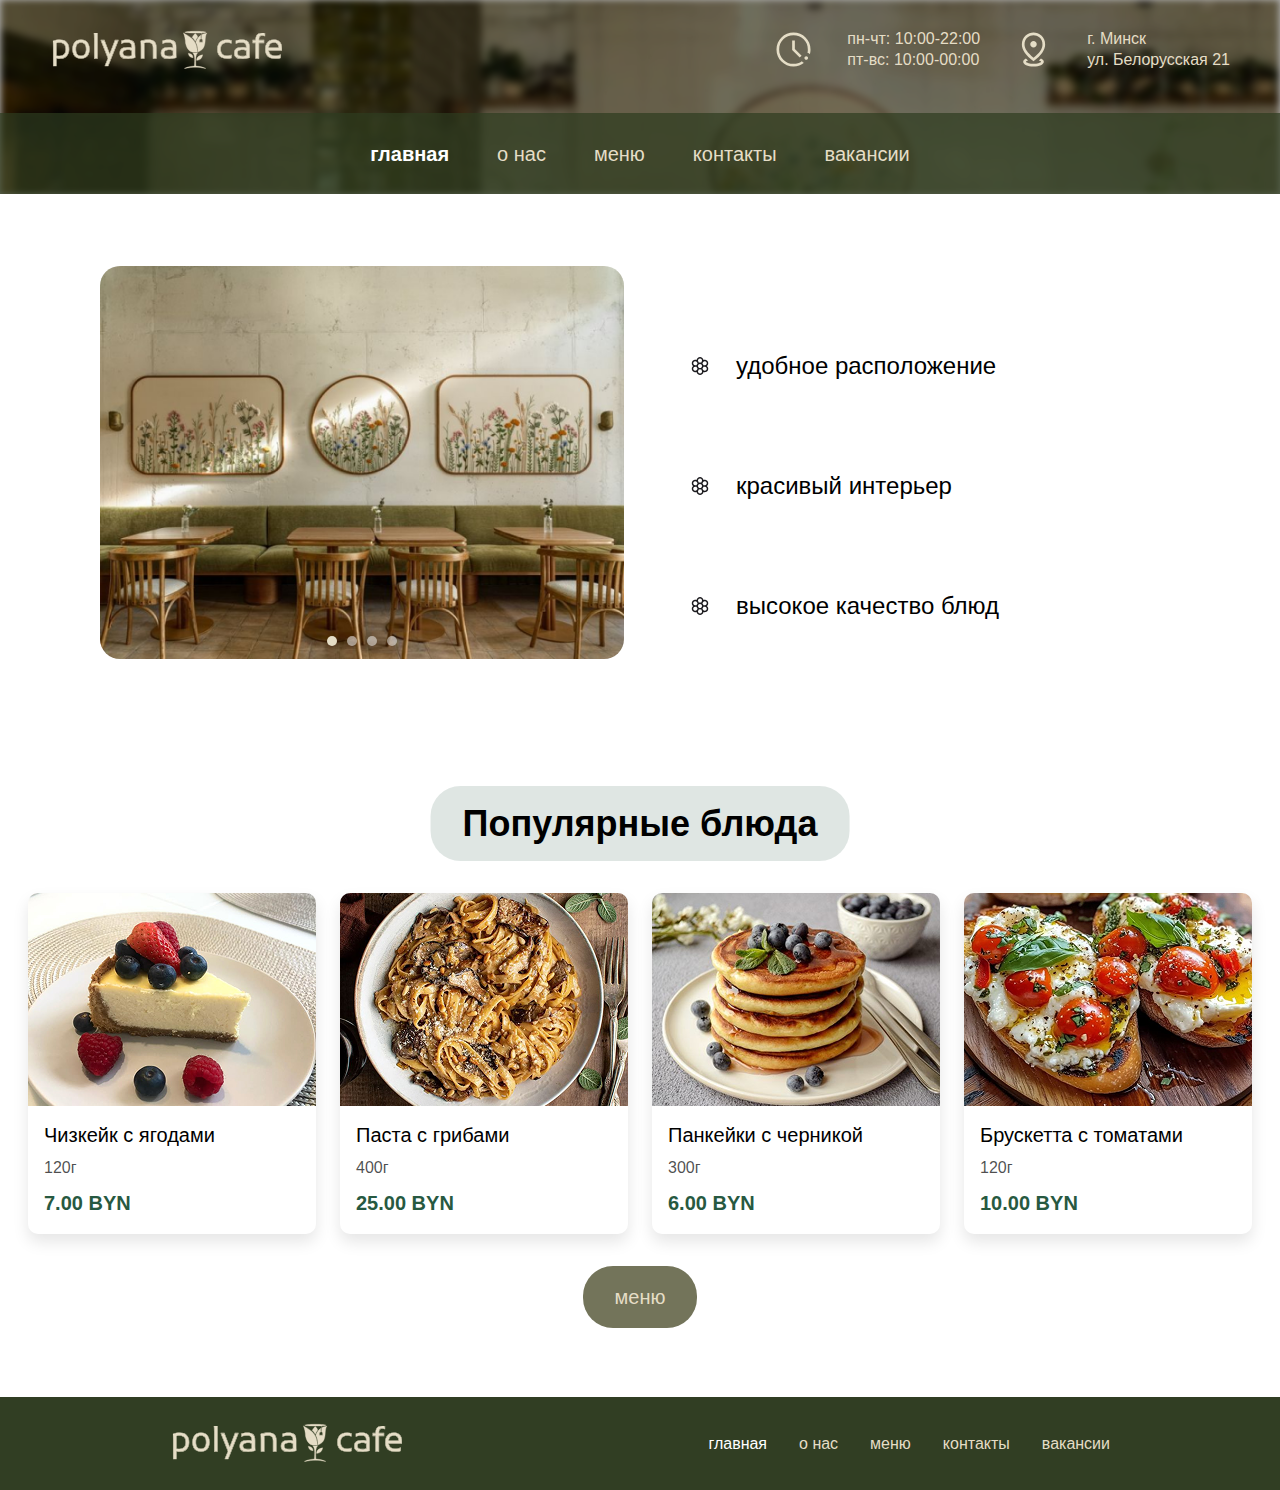
<file: index.html>
<!DOCTYPE html>
<html lang="ru">
  <head>
      <meta charset="UTF-8">
      <meta http-equiv="X-UA-Compatible" content="IE=edge">
      <meta name="viewport" content="width=device-width, initial-scale=1.0">
      <link rel="stylesheet" href="./scss/main.css">
      <title>polyana cafe - о нас</title>
  </head>
  <body>
      <div class="desktop-2">
          <header class="header">
              <img class="_97-1" src="img/background.png" alt="Фоновое изображение">
              <div class="rectangle-1"></div>
              
              <div class="logo">
                  <a href="/">
                      <img src="img/logg.svg" alt="Polyana Cafe" style="height: 45px; width: auto;">
                  </a>
              </div>
              
              <nav class="main-nav">
                  <ul>
                      <li><a href="index.html" class="active">главная</a></li>
                      <li><a href="about.html">о нас</a></li>
                      <li class="dropdown"><a href="menu.html">меню</a></li>
                      <li><a href="contact.html">контакты</a></li>
                      <li><a href="vacancy.html">вакансии</a></li>
                  </ul>
              </nav>
              
              <div class="hamburger" id="hamburger">
                  <span></span>
              </div>
              
              <div class="contact-info">
                  <img class="icon" src="img/pace.svg" alt="Часы работы">
                  <div class="schedule">
                      пн-чт: 10:00-22:00
                      <br>
                      пт-вс: 10:00-00:00
                  </div>
                  
                  <img class="icon" src="img/distance.svg" alt="Адрес">
                  <div class="address">
                      г. Минск
                      <br>
                      ул. Белорусская 21
                  </div>
              </div>
          </header>
          
          <section class="mobile-menu" id="mobileMenu">
              <div class="mobile-menu__close" id="closeMenu"></div>
              <nav>
                  <ul>
                      <li><a href="index.html" class="active">главная</a></li>
                      <li><a href="about.html">о нас</a></li>
                      <li><a href="menu.html">меню</a></li>
                      <li><a href="contact.html">контакты</a></li>
                      <li><a href="vacancy.html">вакансии</a></li>
                  </ul>
              </nav>
          </section>

          <main class="main-content">
              <section class="about-cafe">
                  <div class="cafe-slider">
                      <div class="slider-wrapper">
                          <div class="slide active">
                              <img src="img/interior1.png" alt="Интерьер кафе">
                          </div>
                          <div class="slide">
                              <img src="img/interior5.png" alt="Интерьер кафе">
                          </div>
                          <div class="slide">
                              <img src="img/interior6.png" alt="Интерьер кафе">
                          </div>
                          <div class="slide">
                              <img src="img/interior7.png" alt="Интерьер кафе">
                          </div>
                      </div>
                      <div class="slider-dots"></div>
                  </div>

                  <div class="criteria">
                      <div class="criteria-item">
                          <img class="icon" src="img/flower.svg" alt="point">
                          <div class="schedule">удобное расположение</div>
                      </div>
                      
                      <div class="criteria-item">
                          <img class="icon" src="img/flower.svg" alt="point">
                          <div class="schedule">красивый интерьер</div>
                      </div>
                      
                      <div class="criteria-item">
                          <img class="icon" src="img/flower.svg" alt="point">
                          <div class="schedule">высокое качество блюд</div>
                      </div>
                  </div>
              </section>
              
              <section class="pop-dish">
                  <div class="dishes__container">
                      <h2 class="dishes__title">Популярные блюда</h2>
                      <div class="dishes__grid">
                          <div class="dish-card">
                              <div class="dish-card__img">
                                  <img src="img/menu/cheesecake.png" alt="Чизкейк с ягодами">
                              </div>
                              <div class="dish-card__content">
                                  <h3 class="dish-card__title">Чизкейк с ягодами</h3>
                                  <p class="dish-card__details">120г</p>
                                  <p class="dish-card__price">7.00 BYN</p>
                              </div>
                          </div>
                          <div class="dish-card">
                              <div class="dish-card__img">
                                  <img src="img/menu/paste.png" alt="Паста с грибами">
                              </div>
                              <div class="dish-card__content">
                                  <h3 class="dish-card__title">Паста с грибами</h3>
                                  <p class="dish-card__details">400г</p>
                                  <p class="dish-card__price">25.00 BYN</p>
                              </div>
                          </div>
                          <div class="dish-card">
                              <div class="dish-card__img">
                                  <img src="img/menu/pancake.png" alt="Панкейки с черникой">
                              </div>
                              <div class="dish-card__content">
                                  <h3 class="dish-card__title">Панкейки с черникой</h3>
                                  <p class="dish-card__details">300г</p>
                                  <p class="dish-card__price">6.00 BYN</p>
                              </div>
                          </div>
                          <div class="dish-card">
                              <div class="dish-card__img">
                                  <img src="img/menu/brusketta.png" alt="Брускетта с томатами">
                              </div>
                              <div class="dish-card__content">
                                  <h3 class="dish-card__title">Брускетта с томатами</h3>
                                  <p class="dish-card__details">120г</p>
                                  <p class="dish-card__price">10.00 BYN</p>
                              </div>
                          </div>
                      </div>
                      <div class="menu-btn">
                          <button class="menu-button" id="menuBtn"><a href="menu.html">меню</a></button>                    
                      </div>
                  </div>
              </section>
          </main>
          
          <footer class="site-footer">
              <div class="footer-bottom">
                  <div class="footer-logo">
                      <a href="/">
                          <img src="img/logg.svg" alt="Polyana Cafe" style="height: 45px; width: auto;">
                      </a>
                  </div>
                  <nav class="footer-nav">
                      <ul>
                          <li><a href="index.html" class="active">главная</a></li>
                          <li><a href="about.html">о нас</a></li>
                          <li><a href="menu.html">меню</a></li>
                          <li><a href="contact.html">контакты</a></li>
                          <li><a href="vacancy.html">вакансии</a></li>
                      </ul>
                  </nav>
              </div>
          </footer>
      </div>

      <script src="js/events.js"></script>
      <script src="js/head.js"></script>
      <script src="js/slider.js"></script>
  </body>
</html>
</file>
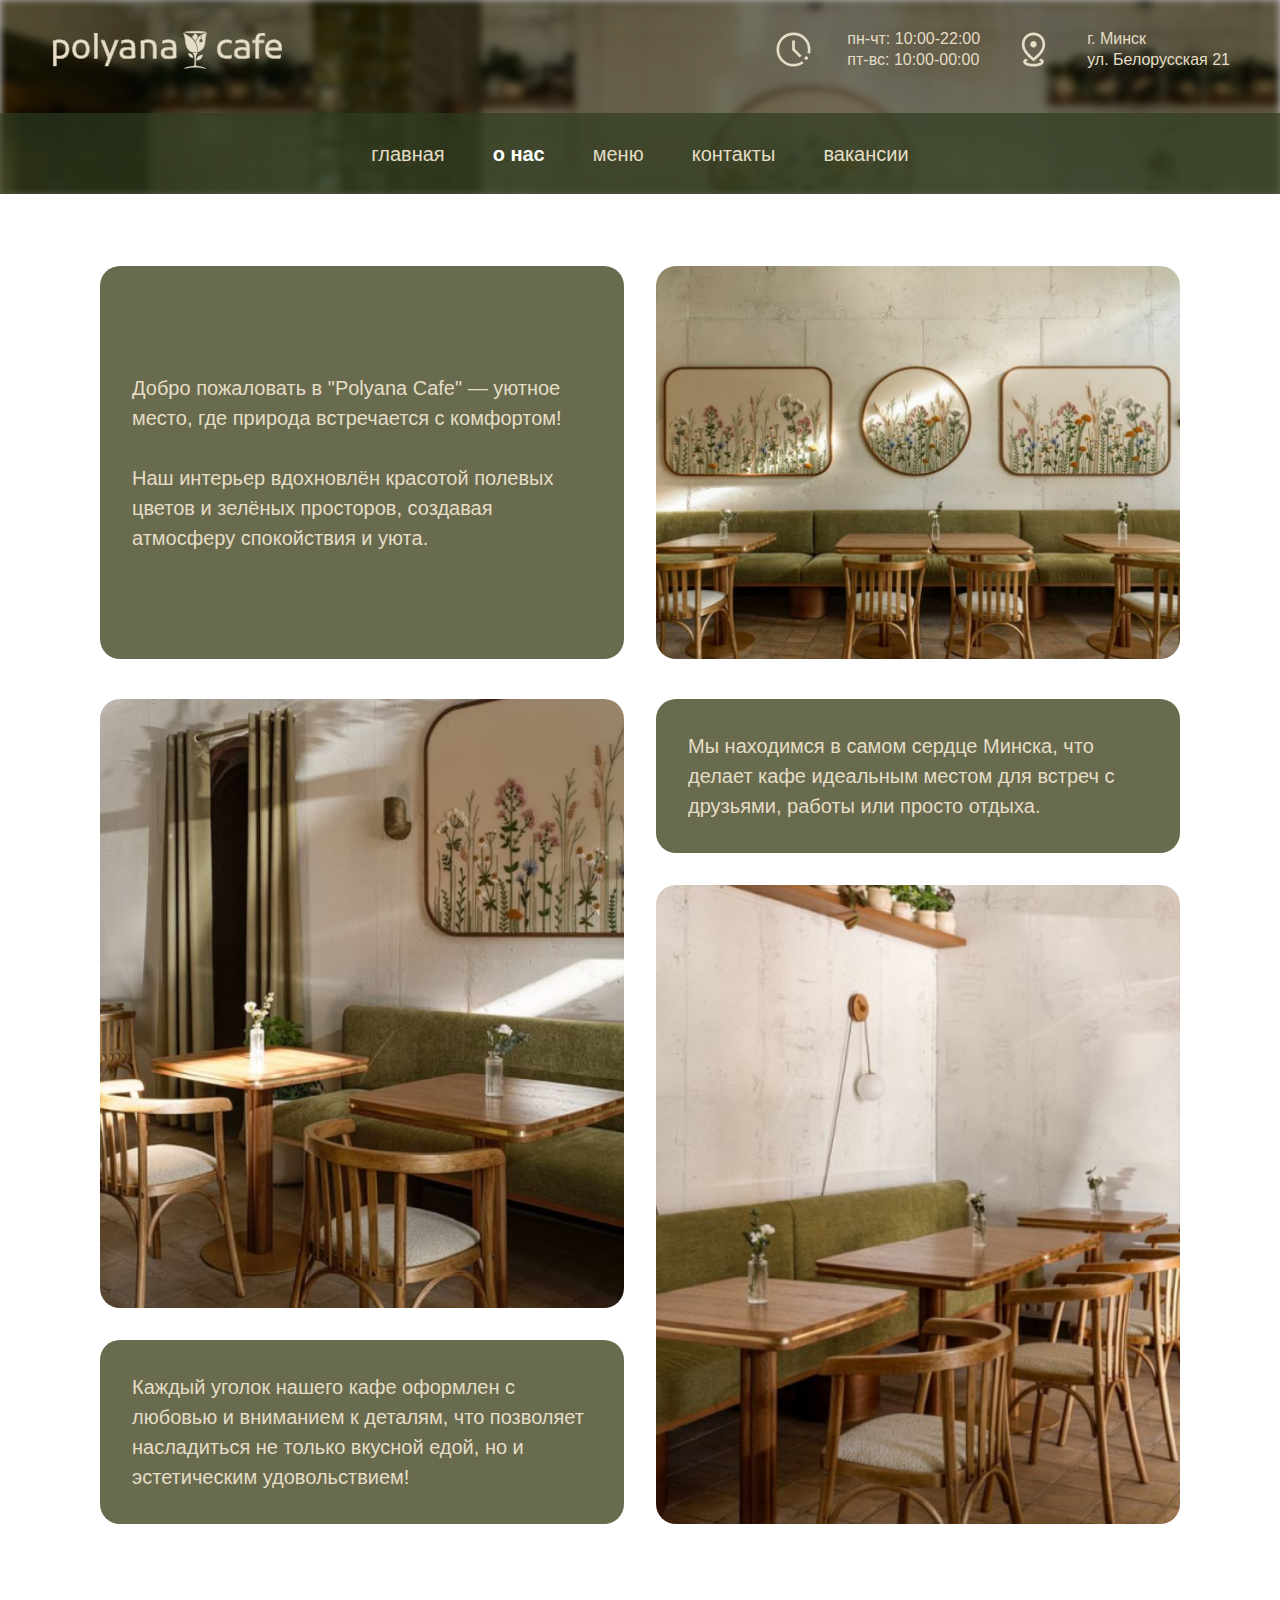
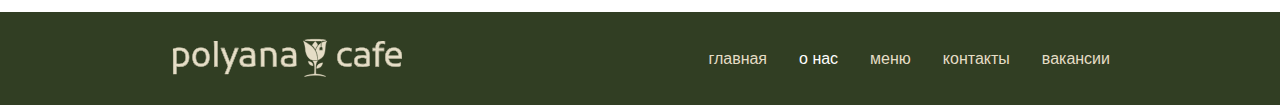
<file: about.html>
<!DOCTYPE html>
<html lang="ru">
  <head>
      <meta charset="UTF-8">
      <meta http-equiv="X-UA-Compatible" content="IE=edge">
      <meta name="viewport" content="width=device-width, initial-scale=1.0">
      <link rel="stylesheet" href="./scss/main.css">
      <title>polyana cafe - о нас</title>
  </head>
  <body>
      <div class="desktop-2">
          <header class="header">
              <img class="_97-1" src="img/background.png" alt="Фоновое изображение">
              <div class="rectangle-1"></div>
              
              <div class="logo">
                  <a href="/">
                      <img src="img/logg.svg" alt="Polyana Cafe" style="height: 45px; width: auto;">
                  </a>
              </div>
              
              <nav class="main-nav">
                  <ul>
                      <li><a href="index.html">главная</a></li>
                      <li><a href="about.html" class="active">о нас</a></li>
                      <li class="dropdown"><a href="menu.html">меню</a></li>
                      <li><a href="contact.html">контакты</a></li>
                      <li><a href="vacancy.html">вакансии</a></li>
                  </ul>
              </nav>
              
              <div class="hamburger" id="hamburger">
                  <span></span>
              </div>
              
              <div class="contact-info">
                  <img class="icon" src="img/pace.svg" alt="Часы работы">
                  <div class="schedule">
                      пн-чт: 10:00-22:00
                      <br>
                      пт-вс: 10:00-00:00
                  </div>
                  
                  <img class="icon" src="img/distance.svg" alt="Адрес">
                  <div class="address">
                      г. Минск
                      <br>
                      ул. Белорусская 21
                  </div>
              </div>
          </header>
          
          <section class="mobile-menu" id="mobileMenu">
              <div class="mobile-menu__close" id="closeMenu"></div>
              <nav>
                  <ul>
                      <li><a href="index.html">главная</a></li>
                      <li><a href="about.html" class="active">о нас</a></li>
                      <li><a href="menu.html">меню</a></li>
                      <li><a href="contact.html">контакты</a></li>
                      <li><a href="vacancy.html">вакансии</a></li>
                  </ul>
              </nav>
          </section>

          <main class="about-content">
              <section class="welcome-block">
                  <div class="text-content">
                      <p>
                          Добро пожаловать в "Polyana Cafe" — уютное место, где природа встречается
                          с комфортом!
                          <br><br>
                          Наш интерьер вдохновлён красотой полевых цветов и зелёных просторов,
                          создавая атмосферу спокойствия и уюта.
                      </p>
                  </div>
                  <div class="image-container">
                      <img src="img/interior1.png" alt="Интерьер кафе с панелями">
                  </div>
              </section>
              
              <section class="interior-left-column">
                  <div class="image-container">
                      <img src="img/interior2m.png" alt="Интерьер кафе">
                  </div>

                  <div class="text-content">
                      <p>
                          Каждый уголок нашего кафе оформлен с любовью и вниманием к деталям, что
                          позволяет насладиться не только вкусной едой, но и эстетическим
                          удовольствием!
                      </p>
                  </div>
              </section>
              
              <section class="interior-right-column">
                  <div class="location-block">
                      <p>
                          Мы находимся в самом сердце Минска, что делает кафе идеальным местом для
                          встреч с друзьями, работы или просто отдыха.
                      </p>
                  </div>
                  
                  <div class="image-container">
                      <img src="img/interior3m.png" alt="Интерьер кафе сверху">
                  </div>
              </section>
          </main>
          
          <footer class="site-footer">
              <div class="footer-bottom">
                  <div class="footer-logo">
                      <a href="/">
                          <img src="img/logg.svg" alt="Polyana Cafe" style="height: 45px; width: auto;">
                      </a>
                  </div>
                  <nav class="footer-nav">
                      <ul>
                          <li><a href="index.html">главная</a></li>
                          <li><a href="about.html" class="active">о нас</a></li>
                          <li><a href="menu.html">меню</a></li>
                          <li><a href="contact.html">контакты</a></li>
                          <li><a href="vacancy.html">вакансии</a></li>
                      </ul>
                  </nav>
              </div>
          </footer>
      </div>
      
      <script src="js/events.js"></script>
      <script src="js/head.js"></script>
  </body>
</html>
</file>
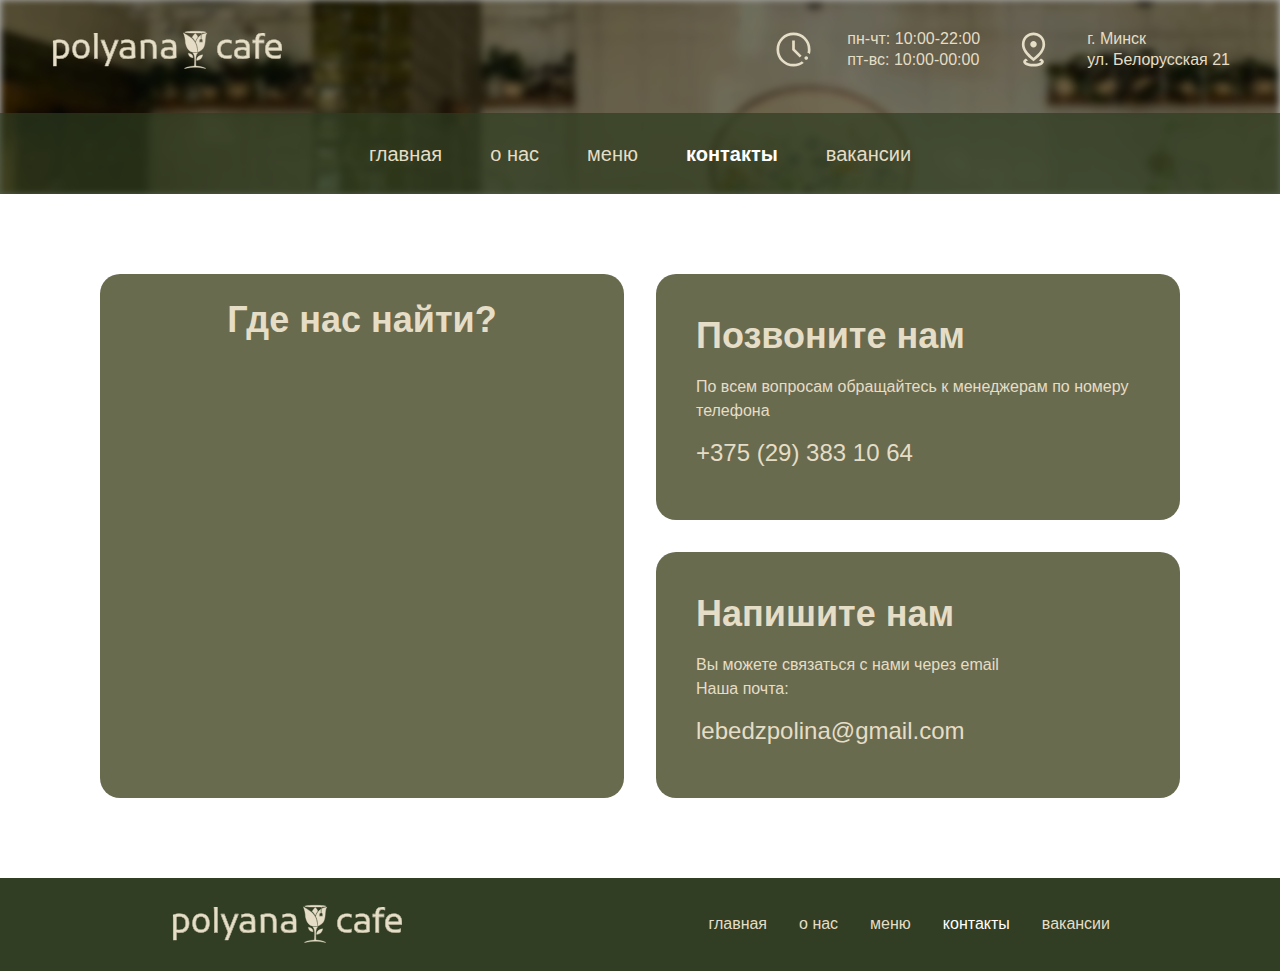
<file: contact.html>
<!DOCTYPE html>
<html lang="ru">
  <head>
    <meta charset="UTF-8">
    <meta http-equiv="X-UA-Compatible" content="IE=edge">
    <meta name="viewport" content="width=device-width, initial-scale=1.0">
    <link rel="stylesheet" href="./scss/main.css">
    <title>polyana cafe - о нас</title>
  </head>
  <body>
    <div class="desktop-2">
      <header class="header">
        <img class="_97-1" src="img/background.png" alt="Фоновое изображение">
        <div class="rectangle-1"></div>
        
        <div class="logo">
          <a href="/">
            <img src="img/logg.svg" alt="Polyana Cafe" style="height: 45px; width: auto;">
          </a>
        </div>
        
        <nav class="main-nav">
          <ul>
            <li><a href="index.html">главная</a></li>
            <li><a href="about.html">о нас</a></li>
            <li class="dropdown"><a href="menu.html">меню</a></li>
            <li><a href="contact.html" class="active">контакты</a></li>
            <li><a href="vacancy.html">вакансии</a></li>
          </ul>
        </nav>
        
        <div class="hamburger" id="hamburger">
          <span></span>
        </div>
        
        <div class="contact-info">
          <img class="icon" src="img/pace.svg" alt="Часы работы">
          <div class="schedule">
            пн-чт: 10:00-22:00
            <br>
            пт-вс: 10:00-00:00
          </div>
          
          <img class="icon" src="img/distance.svg" alt="Адрес">
          <div class="address">
            г. Минск
            <br>
            ул. Белорусская 21
          </div>
        </div>
        
      </header>
      
      <section class="mobile-menu" id="mobileMenu">
        <div class="mobile-menu__close" id="closeMenu"></div>
        <nav>
          <ul>
            <li><a href="index.html">главная</a></li>
            <li><a href="about.html">о нас</a></li>
            <li><a href="menu.html">меню</a></li>
            <li><a href="contact.html" class="active">контакты</a></li>
            <li><a href="vacancy.html">вакансии</a></li>
          </ul>
        </nav>
      </section>

      <main class="contact-content">
        <section class="map-container">
          <h2>Где нас найти?</h2>
          <div class="footer-map">
            <iframe 
              src="https://www.google.com/maps/embed?pb=!1m18!1m12!1m3!1d2350.1789089244247!2d27.568536315719394!3d53.90453158010269!2m3!1f0!2f0!3f0!3m2!1i1024!2i768!4f13.1!3m3!1m2!1s0x46dbcfb2aa31e13d%3A0xf4b00e497cca15c1!2z0JHQtdC70L7RgNGD0YHRgdC60LDRjyDRg9C7LiwgMjEsINCc0LjQvdGB0LosINCR0LXQu9Cw0YDRg9GB0Yw!5e0!3m2!1sru!2sus!4v1682350587931!5m2!1sru!2sus" 
              width="600" 
              height="450" 
              style="border:0;" 
              allowfullscreen="" 
              loading="lazy" 
              referrerpolicy="no-referrer-when-downgrade">
            </iframe>
          </div>
        </section>
        
        <section class="contact">
          <div class="contact-info">
            <div class="call-me">
              <h2>Позвоните нам</h2>
            <p>По всем вопросам обращайтесь к менеджерам по номеру телефона <h3>+375 (29) 383 10 64</h3></p>
            </div>
          </div>
      
          <div class="contact-info">
            <div class="call-me">
              <h2>Напишите нам</h2>
            <p>Вы можете связаться с нами через email<br>Наша почта:<h3>lebedzpolina@gmail.com</h3></p>
            </div>
          </div>
        </section>
      </main>
      
      <footer class="site-footer">
        <div class="footer-bottom">
          <div class="footer-logo">
            <a href="/">
              <img src="img/logg.svg" alt="Polyana Cafe" style="height: 45px; width: auto;">
            </a>
          </div>
          <nav class="footer-nav">
            <ul>
              <li><a href="index.html">главная</a></li>
              <li><a href="about.html">о нас</a></li>
              <li><a href="menu.html">меню</a></li>
              <li><a href="contact.html" class="active">контакты</a></li>
              <li><a href="vacancy.html">вакансии</a></li>
            </ul>
          </nav>
        </div>
      </footer>
    </div>
    
    <script src="js/events.js"></script>
    <script src="js/head.js"></script>
  </body>
</html>
</file>
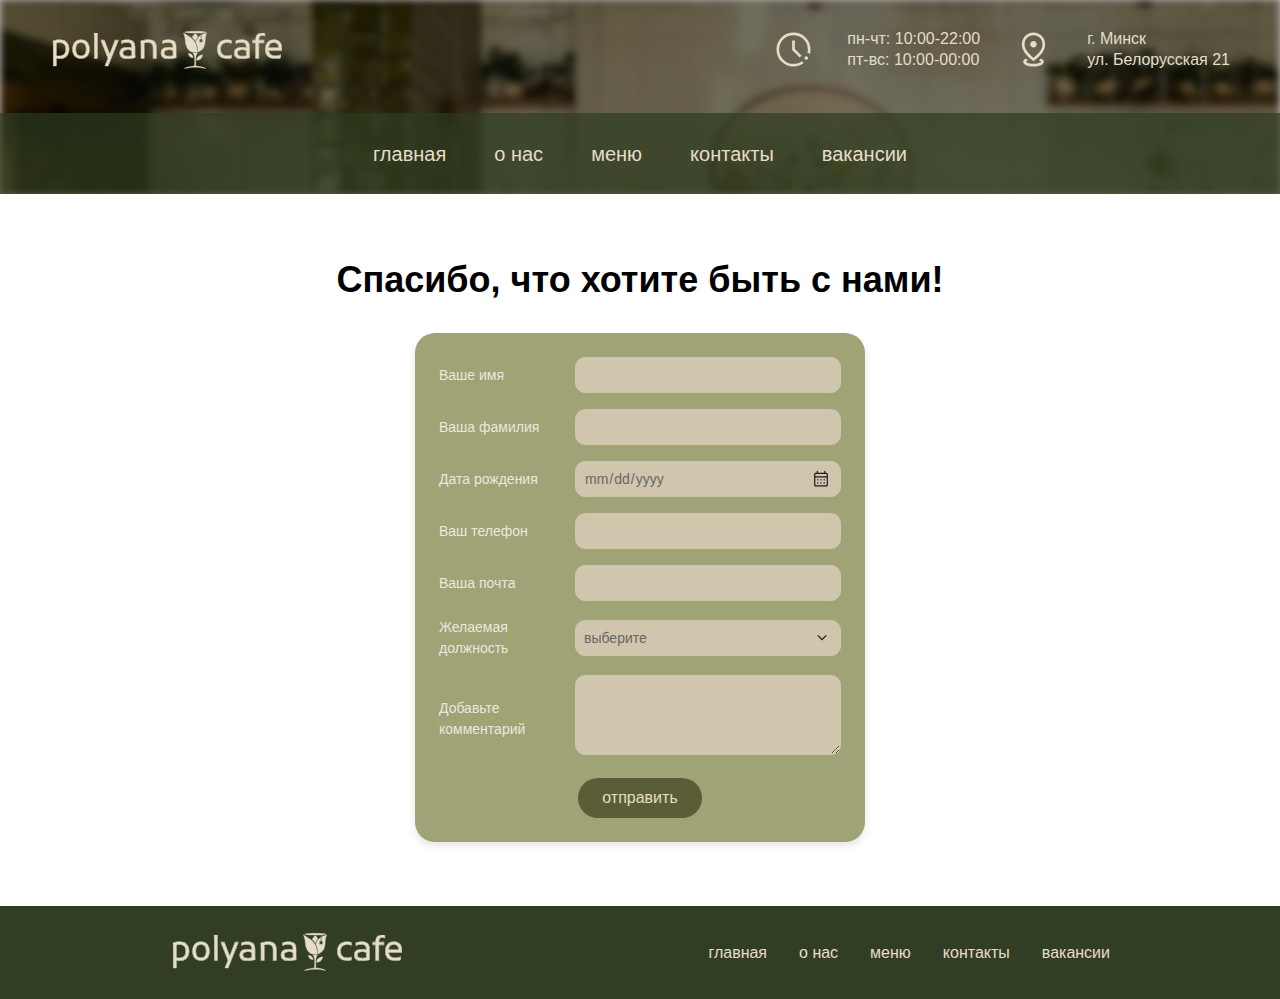
<file: form.html>
<!DOCTYPE html>
<html lang="ru">
  <head>
    <meta charset="UTF-8">
    <meta http-equiv="X-UA-Compatible" content="IE=edge">
    <meta name="viewport" content="width=device-width, initial-scale=1.0">
    <link rel="stylesheet" href="./scss/main.css">
    <title>polyana cafe - о нас</title>
  </head>
  <body>
    <div class="desktop-2">
      <header class="header">
        <img class="_97-1" src="img/background.png" alt="Фоновое изображение">
        <div class="rectangle-1"></div>
        
        <div class="logo">
          <a href="/">
            <img src="img/logg.svg" alt="Polyana Cafe" style="height: 45px; width: auto;">
          </a>
        </div>
        
        <nav class="main-nav">
          <ul>
            <li><a href="index.html">главная</a></li>
            <li><a href="about.html">о нас</a></li>
            <li class="dropdown"><a href="menu.html">меню</a></li>
            <li><a href="contact.html">контакты</a></li>
            <li><a href="vacancy.html">вакансии</a></li>
          </ul>
        </nav>
        
        <div class="hamburger" id="hamburger">
          <span></span>
        </div>
        
        <div class="contact-info">
          <img class="icon" src="img/pace.svg" alt="Часы работы">
          <div class="schedule">
            пн-чт: 10:00-22:00
            <br>
            пт-вс: 10:00-00:00
          </div>
          
          <img class="icon" src="img/distance.svg" alt="Адрес">
          <div class="address">
            г. Минск
            <br>
            ул. Белорусская 21
          </div>
        </div>
        
      </header>
      
      <section class="mobile-menu" id="mobileMenu">
        <div class="mobile-menu__close" id="closeMenu"></div>
        <nav>
          <ul>
            <li><a href="index.html">главная</a></li>
            <li><a href="about.html">о нас</a></li>
            <li><a href="menu.html">меню</a></li>
            <li><a href="contact.html">контакты</a></li>
            <li><a href="vacancy.html">вакансии</a></li>
          </ul>
        </nav>
      </section>

      <main class="form">
        <section class="info">
          <h2>Спасибо, что хотите быть с нами!</h2>
        </section>
        <section class="form-wrapper">
          <form id="applicationForm">
            <div class="form-group">
              <label for="firstName" class="form-label">Ваше имя</label>
              <div class="form-input-container">
                <input type="text" id="firstName" class="form-input" required>
              </div>
            </div>
            
            <div class="form-group">
              <label for="lastName" class="form-label">Ваша фамилия</label>
              <div class="form-input-container">
                <input type="text" id="lastName" class="form-input" required>
              </div>
            </div>
            
            <div class="form-group">
              <label for="birthDate" class="form-label">Дата рождения</label>
              <div class="form-input-container">
                <input type="date" id="birthDate" class="form-input" required>
              </div>
            </div>
            
            <div class="form-group">
              <label for="phone" class="form-label">Ваш телефон</label>
              <div class="form-input-container">
                <input type="tel" id="phone" class="form-input" required>
              </div>
            </div>
            
            <div class="form-group">
              <label for="email" class="form-label">Ваша почта</label>
              <div class="form-input-container">
                <input type="email" id="email" class="form-input" required>
              </div>
            </div>
            
            <div class="form-group">
              <label for="position" class="form-label">Желаемая<br>должность</label>
              <div class="form-input-container">
                <select id="position" class="form-input" required>
                  <option value="">выберите</option>
                  <option value="Менеджер">бариста</option>
                  <option value="Разработчик">официант</option>
                  <option value="Дизайнер">повар</option>
                  <option value="Аналитик">администратор</option>
                </select>
              </div>
            </div>
            
            <div class="form-group">
              <label for="comments" class="form-label">Добавьте<br>комментарий</label>
              <div class="form-input-container">
                <textarea id="comments" class="form-input"></textarea>
              </div>
            </div>
            <div class="submit-button">
              <button type="submit" class="submit-btn">отправить</button>
            </div>
          </form>
        </section>   
      </main>
      
      <footer class="site-footer">
        <div class="footer-bottom">
          <div class="footer-logo">
            <a href="/">
              <img src="img/logg.svg" alt="Polyana Cafe" style="height: 45px; width: auto;">
            </a>
          </div>
          <nav class="footer-nav">
            <ul>
              <li><a href="index.html">главная</a></li>
              <li><a href="about.html">о нас</a></li>
              <li><a href="menu.html">меню</a></li>
              <li><a href="contact.html">контакты</a></li>
              <li><a href="vacancy.html">вакансии</a></li>
            </ul>
          </nav>
        </div>
      </footer>
    </div>
    
    <script src="js/events.js"></script>
    <script src="js/head.js"></script>
    <script src="js/form.js"></script>
  </body>
</html>
</file>
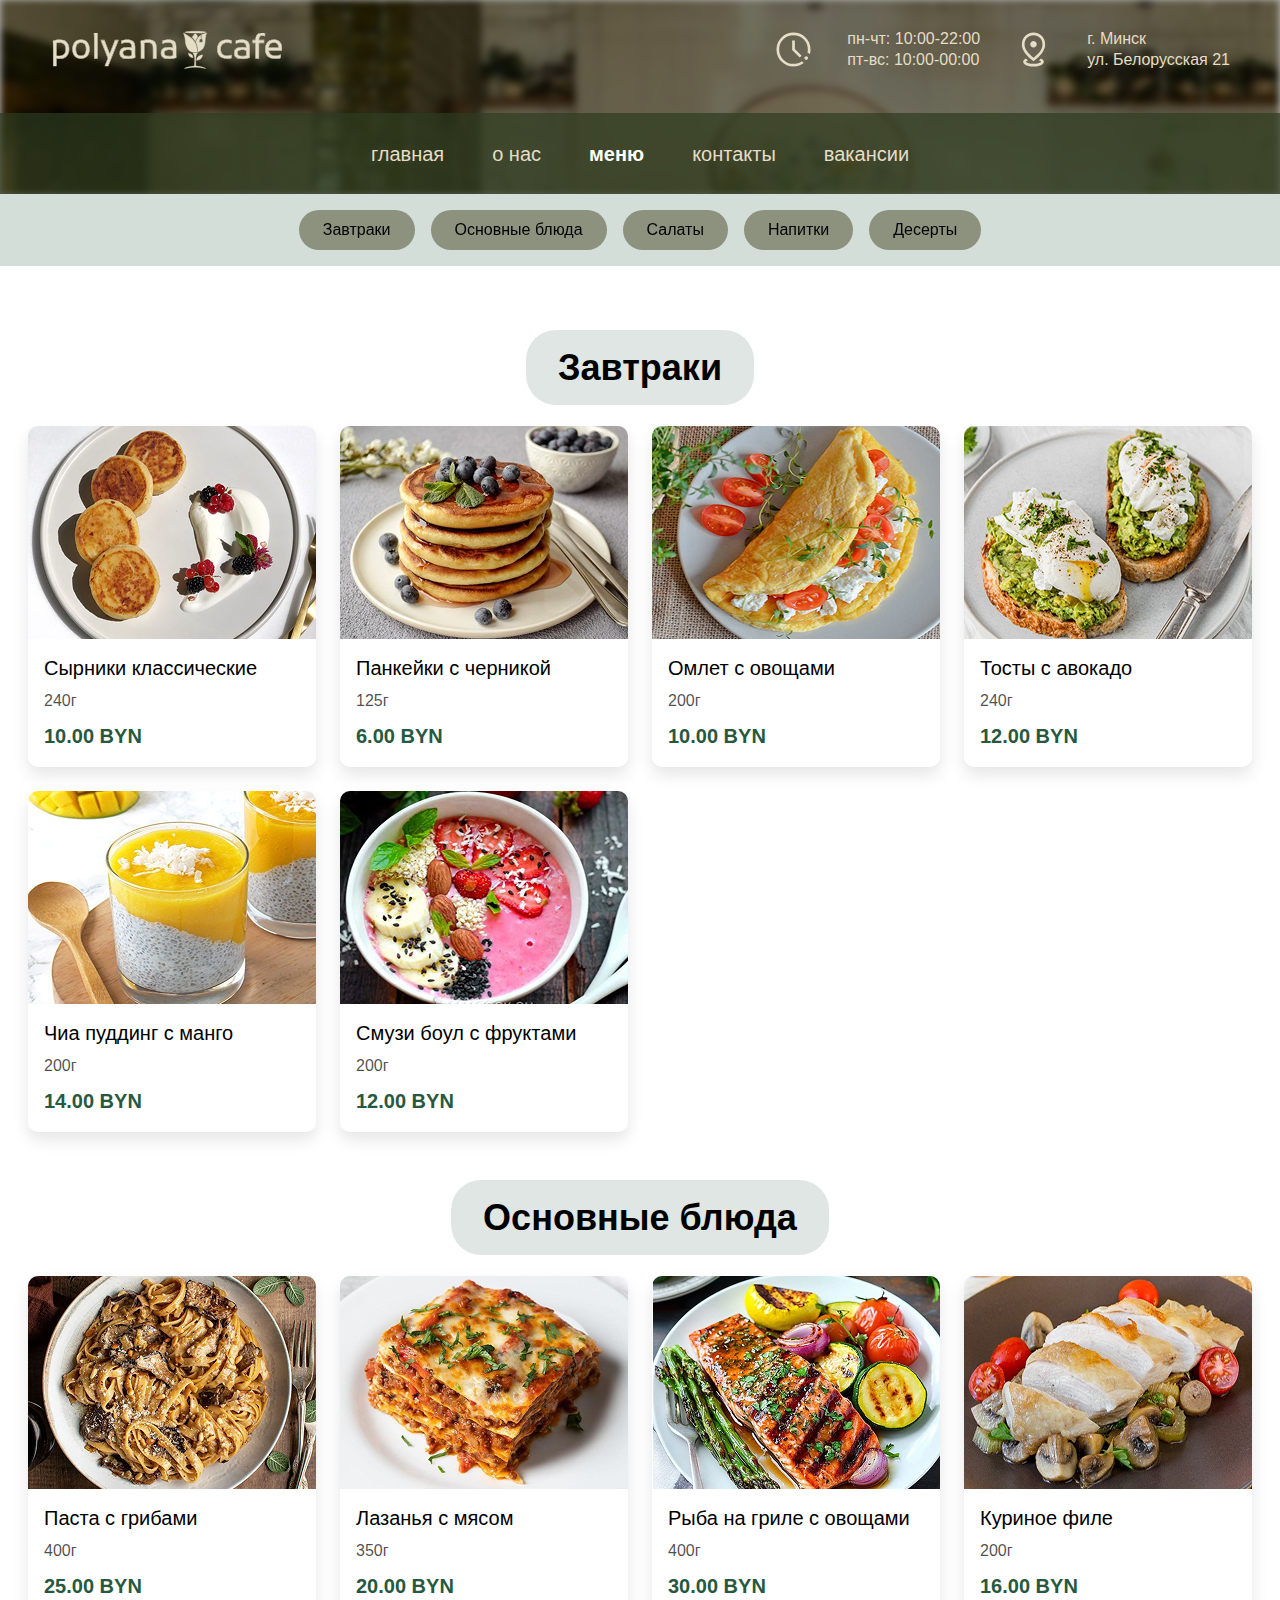
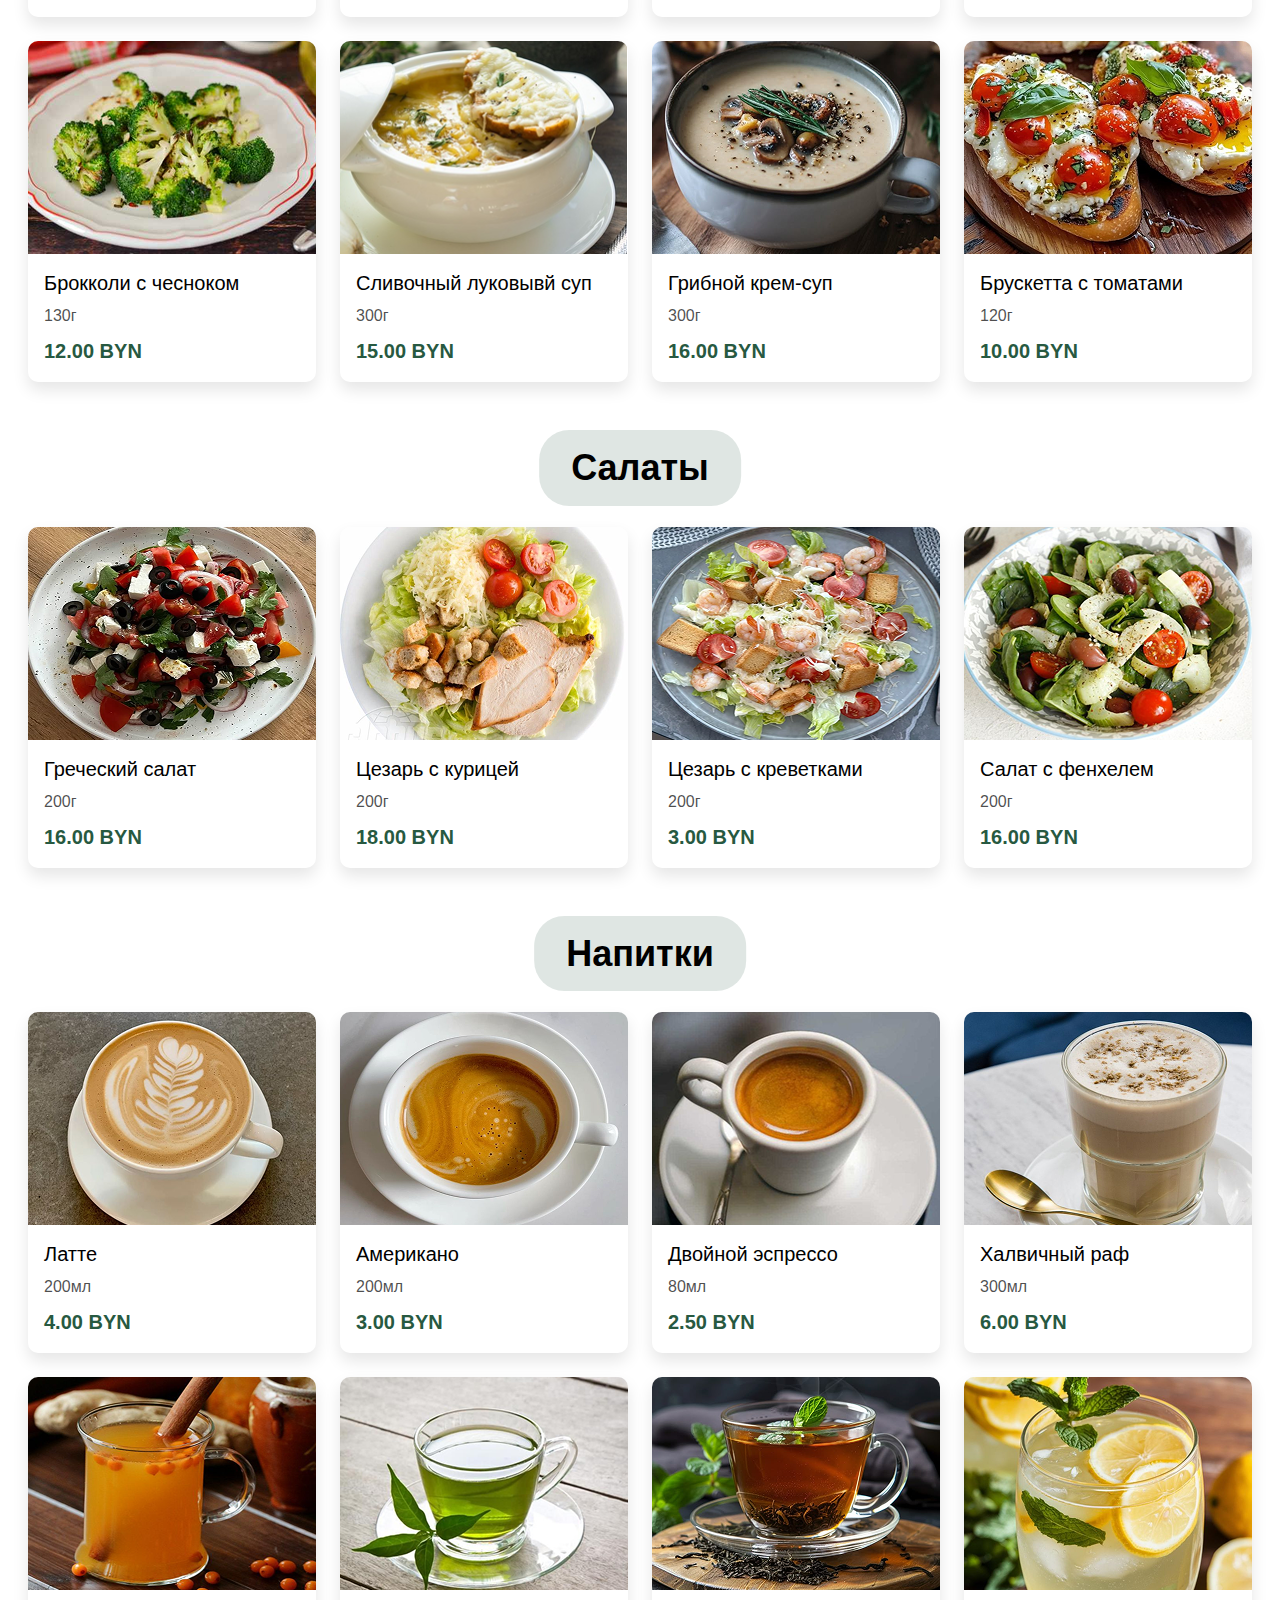
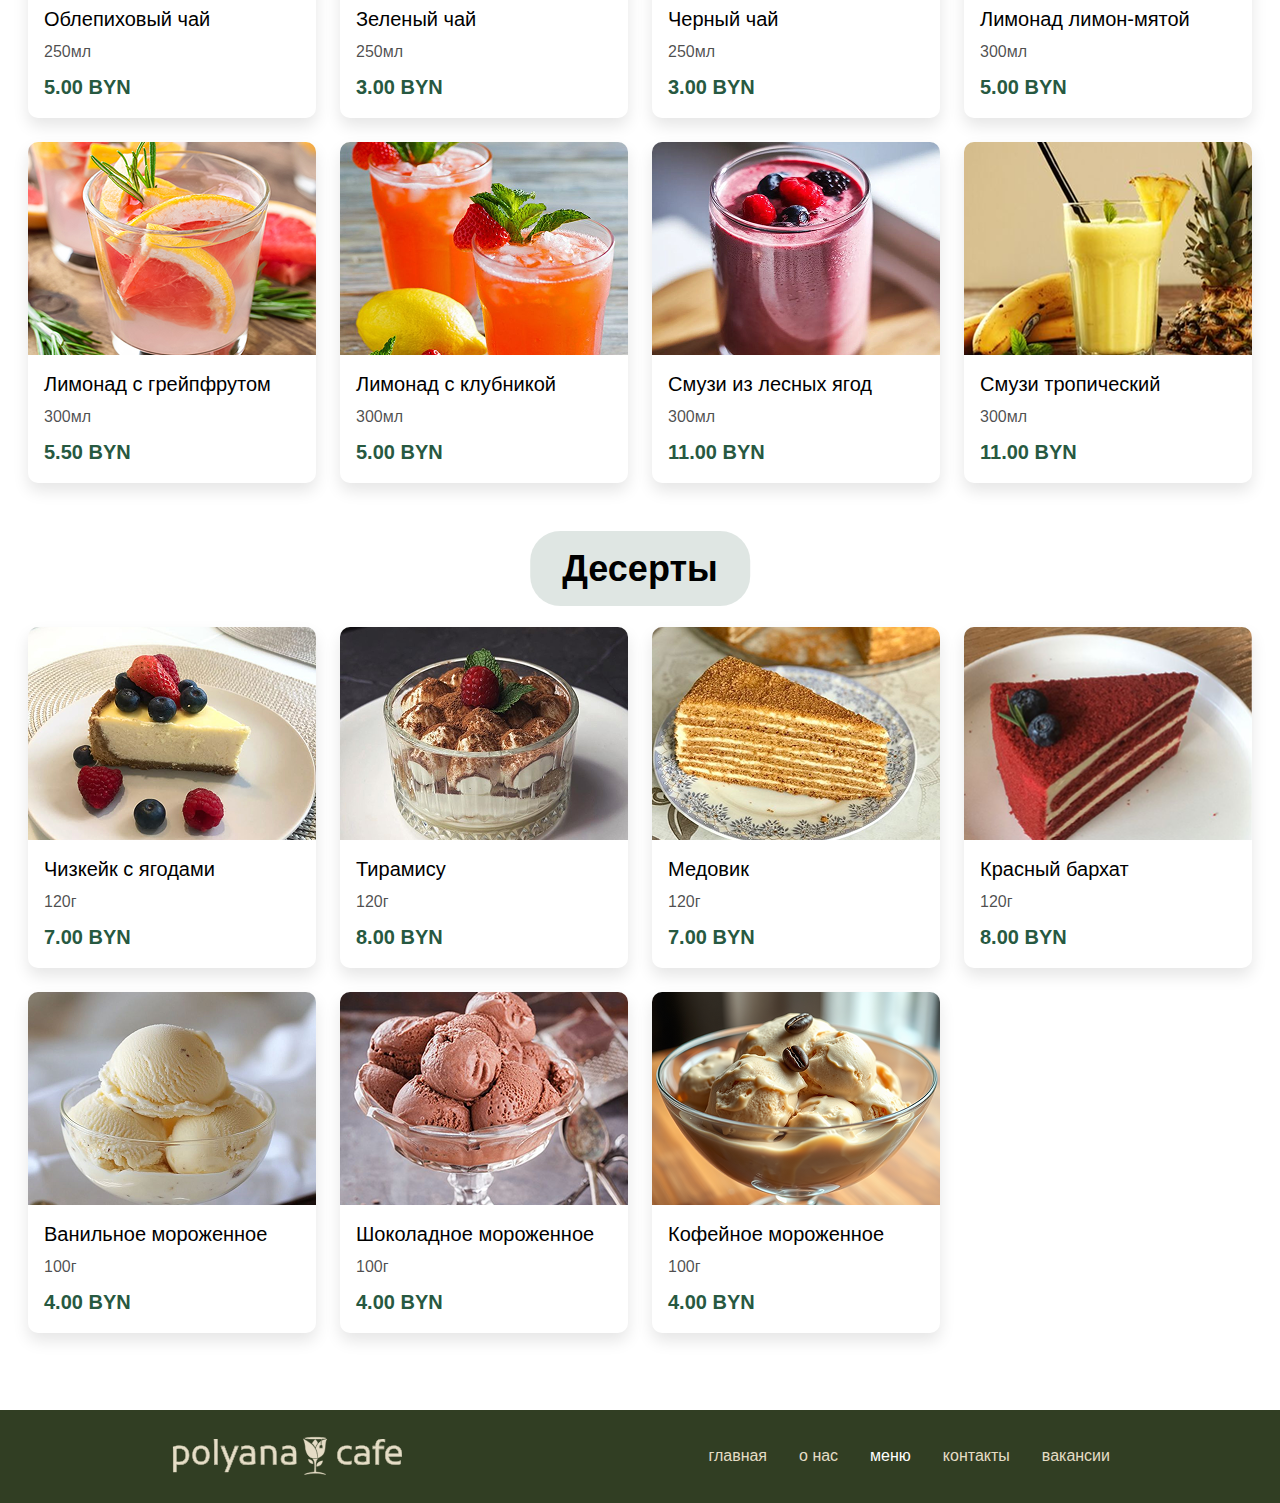
<file: menu.html>
<!DOCTYPE html>
<html lang="ru">
  <head>
    <meta charset="UTF-8">
    <meta http-equiv="X-UA-Compatible" content="IE=edge">
    <meta name="viewport" content="width=device-width, initial-scale=1.0">
    <link rel="stylesheet" href="./scss/main.css">
    <title>polyana cafe - о нас</title>
  </head>
  <body>
    <div class="desktop-2">
      <header class="header">
        <img class="_97-1" src="img/background.png" alt="Фоновое изображение">
        <div class="rectangle-1"></div>
        
        <div class="logo">
          <a href="/">
            <img src="img/logg.svg" alt="Polyana Cafe" style="height: 45px; width: auto;">
          </a>
        </div>
        
        <nav class="main-nav">
          <ul>
            <li><a href="index.html">главная</a></li>
            <li><a href="about.html">о нас</a></li>
            <li class="dropdown"><a href="menu.html" class="active">меню</a></li>
            <li><a href="contact.html">контакты</a></li>
            <li><a href="vacancy.html">вакансии</a></li>
          </ul>
        </nav>
        
        <div class="hamburger" id="hamburger">
          <span></span>
        </div>
        
        <div class="contact-info">
          <img class="icon" src="img/pace.svg" alt="Часы работы">
          <div class="schedule">
            пн-чт: 10:00-22:00
            <br >
            пт-вс: 10:00-00:00
          </div>
          
          <img class="icon" src="img/distance.svg" alt="Адрес">
          <div class="address">
            г. Минск
            <br>
            ул. Белорусская 21
          </div>
        </div>
        
      </header>
      
      <section class="mobile-menu" id="mobileMenu">
        <div class="mobile-menu__close" id="closeMenu"></div>
        <nav>
          <ul>
            <li><a href="index.html">главная</a></li>
            <li><a href="about.html">о нас</a></li>
            <li><a href="menu.html" class="active">меню</a></li>
            <li><a href="contact.html">контакты</a></li>
            <li><a href="vacancy.html">вакансии</a></li>
          </ul>
        </nav>
      </section>

      <main class="main-content">
        <nav class="category-nav">
          <div class="category-nav__container">
            <a href="#завтраки" class="category-nav__link">Завтраки</a>
            <a href="#основные-блюда" class="category-nav__link">Основные блюда</a>
            <a href="#салаты" class="category-nav__link">Салаты</a>
            <a href="#напитки" class="category-nav__link">Напитки</a>
            <a href="#десерты" class="category-nav__link">Десерты</a>
          </div>
        </nav>

        <section class="pop-dish">
          <div class="dishes__container">
            <div id="dishes-grid"></div>
          </div>
        </section>     
      </main>
      
      <footer class="site-footer">
        <div class="footer-bottom">
          <div class="footer-logo">
            <a href="/">
              <img src="img/logg.svg" alt="Polyana Cafe" style="height: 45px; width: auto;">
            </a>
          </div>
          <nav class="footer-nav">
            <ul>
              <li><a href="index.html">главная</a></li>
              <li><a href="about.html">о нас</a></li>
              <li><a href="menu.html" class="active">меню</a></li>
              <li><a href="contact.html">контакты</a></li>
              <li><a href="vacancy.html">вакансии</a></li>
            </ul>
          </nav>
        </div>
      </footer>
    </div>
    
    <script src="js/menu.js"></script>
    <script src="js/events.js"></script>
    <script src="js/head.js"></script>
    
  </body>
</html>
</file>
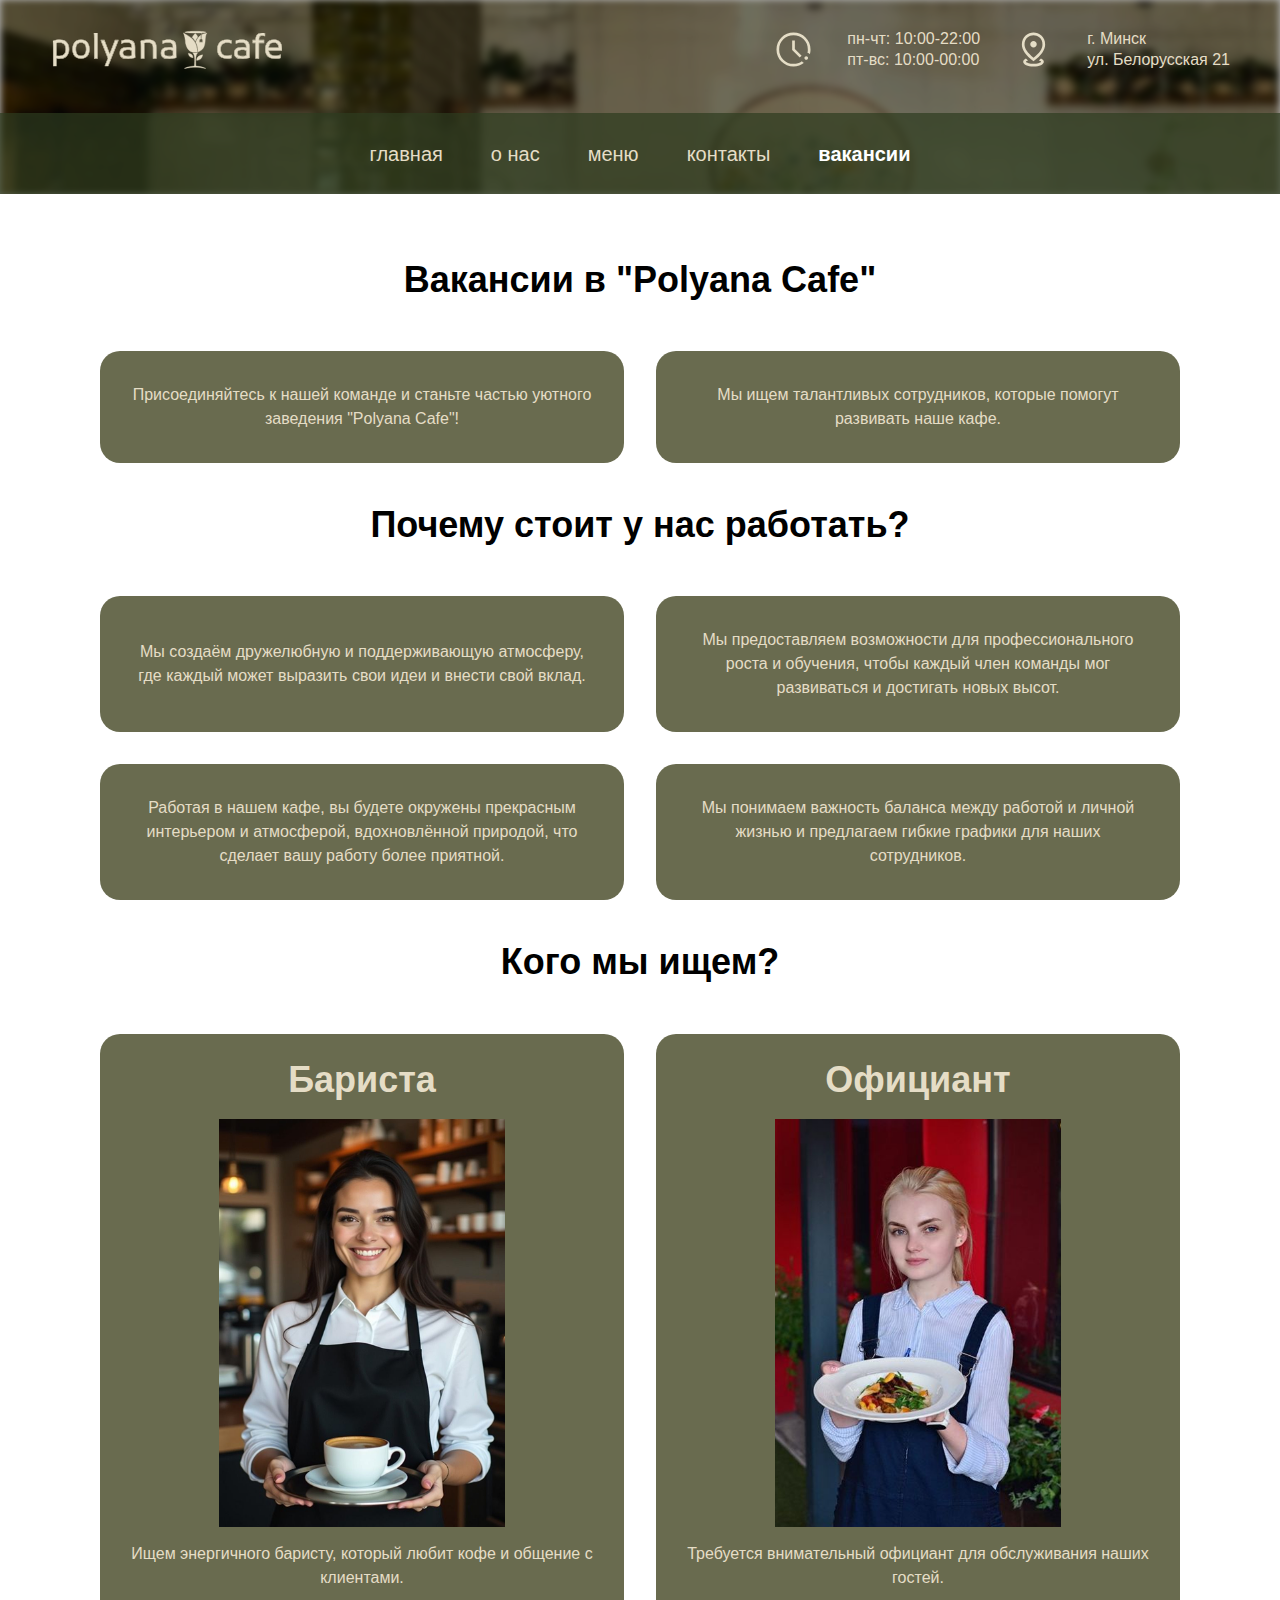
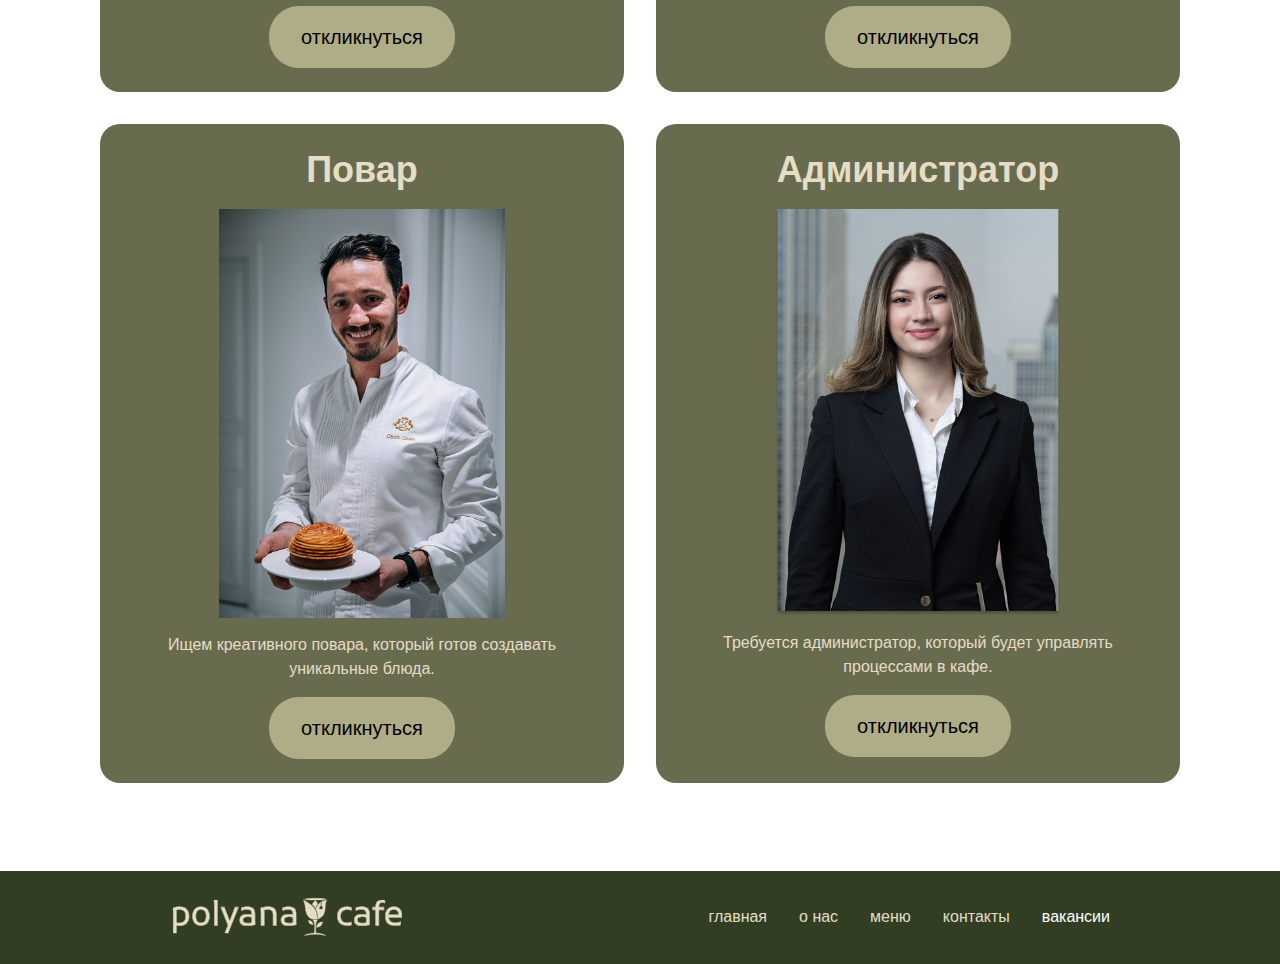
<file: vacancy.html>
<!DOCTYPE html>
<html lang="ru">
  <head>
    <meta charset="UTF-8">
    <meta http-equiv="X-UA-Compatible" content="IE=edge">
    <meta name="viewport" content="width=device-width, initial-scale=1.0">
    <link rel="stylesheet" href="./scss/main.css">
    <title>polyana cafe - о нас</title>
  </head>
  <body>
    <div class="desktop-2">
      <header class="header">
        <img class="_97-1" src="img/background.png" alt="Фоновое изображение">
        <div class="rectangle-1"></div>
        
        <div class="logo">
          <a href="/">
            <img src="img/logg.svg" alt="Polyana Cafe" style="height: 45px; width: auto;">
          </a>
        </div>
        
        <nav class="main-nav">
          <ul>
            <li><a href="index.html">главная</a></li>
            <li><a href="about.html">о нас</a></li>
            <li class="dropdown"><a href="menu.html">меню</a></li>
            <li><a href="contact.html">контакты</a></li>
            <li><a href="vacancy.html" class="active">вакансии</a></li>
          </ul>
        </nav>
        
        <div class="hamburger" id="hamburger">
          <span></span>
        </div>
        
        <div class="contact-info">
          <img class="icon" src="img/pace.svg" alt="Часы работы" />
          <div class="schedule">
            пн-чт: 10:00-22:00
            <br>
            пт-вс: 10:00-00:00
          </div>
          
          <img class="icon" src="img/distance.svg" alt="Адрес">
          <div class="address">
            г. Минск
            <br>
            ул. Белорусская 21
          </div>
        </div>
      </header>
      
      <section class="mobile-menu" id="mobileMenu">
        <div class="mobile-menu__close" id="closeMenu"></div>
        <nav>
          <ul>
            <li><a href="index.html">главная</a></li>
            <li><a href="about.html">о нас</a></li>
            <li><a href="menu.html">меню</a></li>
            <li><a href="contact.html">контакты</a></li>
            <li><a href="vacancy.html" class="active">вакансии</a></li>
          </ul>
        </nav>
      </section>

      <main class="vacancy-content">
        <section class="before">
          <div class="info">
            <h2>Вакансии в "Polyana Cafe"</h2>
          </div>
          <div class="reason">
            <p>Присоединяйтесь к нашей команде и станьте частью уютного заведения "Polyana Cafe"!</p>
          </div>
          <div class="reason">
            <p>Мы ищем талантливых сотрудников, которые помогут развивать наше кафе.</p>
          </div>
        </section>

        <section class="reasons">
          <div class="info">
            <h2>Почему стоит у нас работать?</h2>
          </div>
          <div class="reason">
            <p>Мы создаём дружелюбную и поддерживающую атмосферу, где каждый может выразить свои идеи и внести свой вклад.</p>
          </div>
          <div class="reason">
            <p>Мы предоставляем возможности для профессионального роста и обучения, чтобы каждый член команды мог развиваться и достигать новых высот.</p>
          </div>
          <div class="reason">
            <p>Работая в нашем кафе, вы будете окружены прекрасным интерьером и атмосферой, вдохновлённой природой, что сделает вашу работу более приятной.</p>
          </div>
          <div class="reason">
            <p>Мы понимаем важность баланса между работой и личной жизнью и предлагаем гибкие графики для наших сотрудников.</p>
          </div>
        </section>
      
        <section class="vacancies">
          <div class="info">
            <h2>Кого мы ищем?</h2>
          </div>

          <div class="vacancy">
            <h2>Бариста</h2>
            <img src="img/barista.png" alt="Бариста">
            <p>Ищем энергичного баристу, который любит кофе и общение с клиентами.</p>
            <div class="btn">
              <button class="look-around-btn" id="respondBtn"><a href="form.html">откликнуться</a></button>                    
            </div> 
          </div>
    
          <div class="vacancy">
            <h2>Официант</h2>
            <img src="img/waiter.png" alt="Официант">                
            <p>Требуется внимательный официант для обслуживания наших гостей.</p>
            <div class="btn">
              <button class="look-around-btn" id="respondBtn"><a href="form.html">откликнуться</a></button>                    
            </div>
          </div>
    
          <div class="vacancy">
            <h2>Повар</h2>
            <img src="img/chef.png" alt="Повар">               
            <p>Ищем креативного повара, который готов создавать уникальные блюда.</p>
            <div class="btn">
              <button class="look-around-btn" id="respondBtn"><a href="form.html">откликнуться</a></button>                    
            </div>
          </div>
    
          <div class="vacancy">
            <h2>Администратор</h2>
            <img src="img/admin.png" alt="Администратор">                
            <p>Требуется администратор, который будет управлять процессами в кафе.</p>
            <div class="btn">
              <button class="look-around-btn" id="respondBtn"><a href="form.html">откликнуться</a></button>                    
            </div>
          </div>
        </section>
      </main>

      <footer class="site-footer">
        <div class="footer-bottom">
          <div class="footer-logo">
            <a href="/">
              <img src="img/logg.svg" alt="Polyana Cafe" style="height: 45px; width: auto;">
            </a>
          </div>
          <nav class="footer-nav">
            <ul>
              <li><a href="index.html">главная</a></li>
              <li><a href="about.html">о нас</a></li>
              <li><a href="menu.html">меню</a></li>
              <li><a href="contact.html">контакты</a></li>
              <li><a href="vacancy.html" class="active">вакансии</a></li>
            </ul>
          </nav>
        </div>
      </footer>
    </div>
    
    <script src="js/events.js"></script>
    <script src="js/head.js"></script>
  </body>
</html>
</file>
<file: scss/main.css>
@-webkit-keyframes fadeIn {
  from {
    opacity: 0;
  }
  to {
    opacity: 1;
  }
}

@keyframes fadeIn {
  from {
    opacity: 0;
  }
  to {
    opacity: 1;
  }
}

@-webkit-keyframes slideUp {
  from {
    opacity: 0;
    -webkit-transform: translateY(20px);
            transform: translateY(20px);
  }
  to {
    opacity: 1;
    -webkit-transform: translateY(0);
            transform: translateY(0);
  }
}

@keyframes slideUp {
  from {
    opacity: 0;
    -webkit-transform: translateY(20px);
            transform: translateY(20px);
  }
  to {
    opacity: 1;
    -webkit-transform: translateY(0);
            transform: translateY(0);
  }
}

@-webkit-keyframes pulse {
  0% {
    -webkit-transform: scale(1);
            transform: scale(1);
  }
  50% {
    -webkit-transform: scale(1.1);
            transform: scale(1.1);
  }
  100% {
    -webkit-transform: scale(1);
            transform: scale(1);
  }
}

@keyframes pulse {
  0% {
    -webkit-transform: scale(1);
            transform: scale(1);
  }
  50% {
    -webkit-transform: scale(1.1);
            transform: scale(1.1);
  }
  100% {
    -webkit-transform: scale(1);
            transform: scale(1);
  }
}

* {
  margin: 0;
  padding: 0;
  -webkit-box-sizing: border-box;
          box-sizing: border-box;
}

html {
  font-size: 16px;
  scroll-behavior: smooth;
}

body {
  font-family: "Comfortaa", sans-serif;
  line-height: 1.5;
  color: #000000;
  background-color: #ffffff;
  -webkit-font-smoothing: antialiased;
  -moz-osx-font-smoothing: grayscale;
}

ul, ol {
  list-style: none;
}

a {
  text-decoration: none;
  color: inherit;
  -webkit-transition: color 0.2s ease;
  transition: color 0.2s ease;
}

img, svg {
  max-width: 100%;
  height: auto;
  display: block;
}

button, input, textarea, select {
  font: inherit;
  color: inherit;
  background: none;
  border: none;
  outline: none;
}

button {
  cursor: pointer;
  -webkit-transition: all 0.2s ease;
  transition: all 0.2s ease;
}

h1, h2, h3, h4, h5, h6 {
  font-weight: 600;
  line-height: 1.2;
  margin-bottom: 0.5em;
}

h1, .h1 {
  font-size: 48px;
  font-weight: 600;
}

@media (max-width: 768px) {
  h1, .h1 {
    font-size: 36px;
  }
}

h2, .h2 {
  font-size: 36px;
  font-weight: 600;
}

@media (max-width: 768px) {
  h2, .h2 {
    font-size: 24px;
  }
}

h3, .h3 {
  font-size: 24px;
  font-weight: 500;
}

@media (max-width: 768px) {
  h3, .h3 {
    font-size: 20px;
  }
}

h4, .h4 {
  font-size: 20px;
  font-weight: 500;
}

@media (max-width: 768px) {
  h4, .h4 {
    font-size: 16px;
  }
}

p {
  margin-bottom: 1rem;
}

p:last-child {
  margin-bottom: 0;
}

a {
  color: #000000;
}

.text-center {
  text-align: center;
}

.text-right {
  text-align: right;
}

.text-left {
  text-align: left;
}

.text-uppercase {
  text-transform: uppercase;
}

.text-lowercase {
  text-transform: lowercase;
}

.text-capitalize {
  text-transform: capitalize;
}

.text-primary {
  color: #275941;
}

.text-secondary {
  color: #e5ddc6;
}

.text-white {
  color: #ffffff;
}

.text-small {
  font-size: 14px;
}

.text-large {
  font-size: 24px;
}

.font-light {
  font-weight: 300;
}

.font-normal {
  font-weight: 400;
}

.font-medium {
  font-weight: 500;
}

.font-semibold {
  font-weight: 600;
}

.font-bold {
  font-weight: 700;
}

.header {
  width: 100%;
  height: calc(113px + 81px);
  position: relative;
  overflow: hidden;
  z-index: 200;
}

@media (max-width: 768px) {
  .header {
    position: fixed !important;
    top: 0 !important;
    width: 100% !important;
    height: 60px !important;
    background: rgba(46, 60, 32, 0.7) !important;
    z-index: 1000 !important;
    -webkit-transition: -webkit-transform 0.3s ease !important;
    transition: -webkit-transform 0.3s ease !important;
    transition: transform 0.3s ease !important;
    transition: transform 0.3s ease, -webkit-transform 0.3s ease !important;
    -webkit-box-shadow: 0 2px 10px rgba(0, 0, 0, 0.1) !important;
            box-shadow: 0 2px 10px rgba(0, 0, 0, 0.1) !important;
    overflow: hidden !important;
    -webkit-transform: translateY(0) !important;
            transform: translateY(0) !important;
  }
  .header.hidden {
    -webkit-transform: translateY(-100%) !important;
            transform: translateY(-100%) !important;
  }
  .header.hidden {
    -webkit-transform: translateY(-100%);
            transform: translateY(-100%);
    -webkit-transition: -webkit-transform 0.3s ease;
    transition: -webkit-transform 0.3s ease;
    transition: transform 0.3s ease;
    transition: transform 0.3s ease, -webkit-transform 0.3s ease;
  }
  .header.force-hidden {
    -webkit-transform: translateY(-100%) !important;
            transform: translateY(-100%) !important;
  }
  .header ._97-1 {
    display: block !important;
    position: absolute !important;
    width: 100% !important;
    height: 60px !important;
    top: 0 !important;
    left: 0 !important;
    -o-object-fit: cover !important;
       object-fit: cover !important;
    -webkit-filter: blur(3px) !important;
            filter: blur(3px) !important;
    z-index: 0 !important;
  }
  .header::after {
    content: '' !important;
    display: block !important;
    position: absolute !important;
    top: 0 !important;
    left: 0 !important;
    width: 100% !important;
    height: 60px !important;
    background-color: rgba(0, 0, 0, 0.3) !important;
    z-index: 1 !important;
  }
  .header .logo {
    position: absolute !important;
    left: 15px !important;
    top: 10px !important;
    height: 40px !important;
    z-index: 2 !important;
  }
  .header .logo img {
    height: 40px !important;
    width: auto !important;
  }
  .header .hamburger {
    position: absolute !important;
    top: 18px !important;
    right: 30px !important;
    z-index: 2 !important;
  }
  .header .rectangle-1,
  .header .contact-info,
  .header .main-nav {
    display: none !important;
  }
}

.header ._97-1 {
  width: 100%;
  height: 100%;
  position: absolute;
  left: 0;
  top: 0;
  -webkit-filter: blur(3px);
          filter: blur(3px);
  -o-object-fit: cover;
     object-fit: cover;
}

.header::after {
  content: '';
  position: absolute;
  top: 0;
  left: 0;
  width: 100%;
  height: 100%;
  background-color: rgba(0, 0, 0, 0.3);
  z-index: 1;
}

.header .rectangle-1 {
  background: rgba(46, 60, 32, 0.7);
  width: 100%;
  height: 81px;
  position: absolute;
  left: 0;
  top: 113px;
  z-index: 2;
}

.header .logo {
  position: absolute;
  left: 50px;
  top: 28px;
  z-index: 3;
}

.header .logo a {
  color: #e5ddc6;
  font-family: "Comfortaa", sans-serif;
  font-size: 24px;
  font-weight: 400;
  text-decoration: none;
  -webkit-transition: all 0.3s ease;
  transition: all 0.3s ease;
}

.header .logo a:hover {
  color: #ffffff;
  -webkit-animation: pulse 0.5s ease 1 normal;
          animation: pulse 0.5s ease 1 normal;
}

.header .hamburger {
  display: none;
  position: absolute;
  right: 24px;
  top: 28px;
  z-index: 5;
  width: 30px;
  height: 21px;
  position: relative;
  cursor: pointer;
}

.header .hamburger span, .header .hamburger span::before, .header .hamburger span::after {
  display: block;
  width: 100%;
  height: 3px;
  background-color: #e5ddc6;
  position: absolute;
  left: 0;
  -webkit-transition: -webkit-transform 0.2s ease;
  transition: -webkit-transform 0.2s ease;
  transition: transform 0.2s ease;
  transition: transform 0.2s ease, -webkit-transform 0.2s ease;
}

.header .hamburger span {
  top: 50%;
  -webkit-transform: translateY(-50%);
          transform: translateY(-50%);
}

.header .hamburger span::before, .header .hamburger span::after {
  content: '';
}

.header .hamburger span::before {
  top: -10px;
}

.header .hamburger span::after {
  top: 10px;
}

.header .hamburger.active span {
  background-color: transparent;
}

.header .hamburger.active span::before {
  -webkit-transform: translateY(10px) rotate(45deg);
          transform: translateY(10px) rotate(45deg);
}

.header .hamburger.active span::after {
  -webkit-transform: translateY(-10px) rotate(-45deg);
          transform: translateY(-10px) rotate(-45deg);
}

@media (max-width: 768px) {
  .header .hamburger {
    display: block;
  }
}

.header .main-nav {
  position: relative;
  left: 0;
  top: 113px;
  width: 100%;
  height: 81px;
  display: -webkit-box;
  display: -ms-flexbox;
  display: flex;
  -webkit-box-orient: horizontal;
  -webkit-box-direction: normal;
      -ms-flex-direction: row;
          flex-direction: row;
  -webkit-box-pack: center;
      -ms-flex-pack: center;
          justify-content: center;
  -webkit-box-align: center;
      -ms-flex-align: center;
          align-items: center;
  z-index: 3;
}

.header .main-nav ul {
  display: -webkit-box;
  display: -ms-flexbox;
  display: flex;
  -webkit-box-orient: horizontal;
  -webkit-box-direction: normal;
      -ms-flex-direction: row;
          flex-direction: row;
  -webkit-box-pack: center;
      -ms-flex-pack: center;
          justify-content: center;
  -webkit-box-align: center;
      -ms-flex-align: center;
          align-items: center;
  gap: 48px;
}

@media (max-width: 768px) {
  .header .main-nav ul {
    display: none;
  }
}

.header .main-nav li {
  position: relative;
  position: relative;
}

.header .main-nav li .dropdown-menu {
  position: absolute;
  bottom: 100%;
  left: 0;
  background-color: #ffffff;
  min-width: 200px;
  -webkit-box-shadow: 0 4px 8px rgba(0, 0, 0, 0.1);
          box-shadow: 0 4px 8px rgba(0, 0, 0, 0.1);
  visibility: hidden;
  opacity: 0;
  -webkit-transform: translateX(-50%) translateY(10px);
          transform: translateX(-50%) translateY(10px);
  -webkit-transition: all 0.3s ease;
  transition: all 0.3s ease;
  z-index: 310;
  padding: 8px 0;
}

.header .main-nav li:hover .dropdown-menu {
  visibility: visible;
  opacity: 1;
  -webkit-transform: translateX(-50%) translateY(0);
          transform: translateX(-50%) translateY(0);
}

.header .main-nav li .dropdown-menu {
  background-color: #40522e;
  padding: 5px 0;
  border-radius: 5px;
  -webkit-box-shadow: 0 4px 8px rgba(0, 0, 0, 0.5);
          box-shadow: 0 4px 8px rgba(0, 0, 0, 0.5);
}

.header .main-nav li .dropdown-menu li {
  margin: 0px 5px;
}

.header .main-nav li .dropdown-menu li:first-child {
  margin-top: 0;
}

.header .main-nav li .dropdown-menu li:last-child {
  margin-bottom: 0;
}

.header .main-nav li .dropdown-menu a {
  font-size: 16px;
  padding: 5px;
  display: block;
}

.header .main-nav li .dropdown-menu a:hover {
  background-color: rgba(255, 255, 255, 0.1);
  border-radius: 5px;
}

.header .main-nav a {
  color: #e5ddc6;
  font-family: "Comfortaa", sans-serif;
  font-size: 20px;
  text-decoration: none;
  -webkit-transition: all 0.3s ease;
  transition: all 0.3s ease;
}

.header .main-nav a:hover, .header .main-nav a.active {
  color: #ffffff;
  font-weight: 600;
}

.header .contact-info {
  position: absolute;
  right: 50px;
  top: 28px;
  display: -webkit-box;
  display: -ms-flexbox;
  display: flex;
  -webkit-box-orient: horizontal;
  -webkit-box-direction: normal;
      -ms-flex-direction: row;
          flex-direction: row;
  -webkit-box-pack: end;
      -ms-flex-pack: end;
          justify-content: flex-end;
  -webkit-box-align: center;
      -ms-flex-align: center;
          align-items: center;
  gap: 32px;
  z-index: 3;
}

@media (max-width: 768px) {
  .header .contact-info {
    -webkit-box-orient: vertical;
    -webkit-box-direction: normal;
        -ms-flex-direction: column;
            flex-direction: column;
    -webkit-box-align: end;
        -ms-flex-align: end;
            align-items: flex-end;
    gap: 8px;
  }
}

.header .schedule, .header .address {
  color: #e5ddc6;
  font-family: "Comfortaa", sans-serif;
  font-size: 16px;
  line-height: 1.3;
  text-align: leftt;
}

.mobile-menu {
  position: fixed;
  top: 0;
  left: 0;
  width: 100%;
  height: 100vh;
  background-color: #313e23;
  z-index: 300;
  padding: 48px 32px;
  display: -webkit-box;
  display: -ms-flexbox;
  display: flex;
  -webkit-box-orient: vertical;
  -webkit-box-direction: normal;
      -ms-flex-direction: column;
          flex-direction: column;
  -webkit-box-pack: center;
      -ms-flex-pack: center;
          justify-content: center;
  -webkit-box-align: center;
      -ms-flex-align: center;
          align-items: center;
  -webkit-transform: translateX(-100%);
          transform: translateX(-100%);
  -webkit-transition: -webkit-transform 0.3s ease-in-out;
  transition: -webkit-transform 0.3s ease-in-out;
  transition: transform 0.3s ease-in-out;
  transition: transform 0.3s ease-in-out, -webkit-transform 0.3s ease-in-out;
}

.mobile-menu.active {
  -webkit-transform: translateX(0);
          transform: translateX(0);
}

.mobile-menu.active ~ .header {
  -webkit-transform: translateY(-100%) !important;
          transform: translateY(-100%) !important;
}

.mobile-menu__close {
  position: absolute;
  top: 24px;
  right: 24px;
  width: 30px;
  height: 30px;
  cursor: pointer;
}

.mobile-menu__close::before, .mobile-menu__close::after {
  content: '';
  position: absolute;
  width: 100%;
  height: 3px;
  background-color: #e5ddc6;
  top: 50%;
  left: 0;
  -webkit-transition: all 0.3s ease;
  transition: all 0.3s ease;
}

.mobile-menu__close::before {
  -webkit-transform: rotate(45deg);
          transform: rotate(45deg);
}

.mobile-menu__close::after {
  -webkit-transform: rotate(-45deg);
          transform: rotate(-45deg);
}

.mobile-menu__close:hover::before, .mobile-menu__close:hover::after {
  background-color: #ffffff;
}

.mobile-menu nav {
  width: 100%;
}

.mobile-menu nav ul {
  display: -webkit-box;
  display: -ms-flexbox;
  display: flex;
  -webkit-box-orient: vertical;
  -webkit-box-direction: normal;
      -ms-flex-direction: column;
          flex-direction: column;
  -webkit-box-pack: center;
      -ms-flex-pack: center;
          justify-content: center;
  -webkit-box-align: center;
      -ms-flex-align: center;
          align-items: center;
  gap: 32px;
}

.mobile-menu nav li {
  width: 100%;
  text-align: center;
}

.mobile-menu nav a {
  display: block;
  color: #e5ddc6;
  font-family: "Comfortaa", sans-serif;
  font-size: 24px;
  padding: 16px;
  -webkit-transition: all 0.3s ease;
  transition: all 0.3s ease;
}

.mobile-menu nav a:hover, .mobile-menu nav a.active {
  color: #ffffff;
  background-color: rgba(255, 255, 255, 0.1);
  border-radius: 5px;
}

.site-footer {
  margin-top: 64px;
  position: relative;
}

.site-footer .footer-bottom {
  background-color: #313e23;
  display: -webkit-box;
  display: -ms-flexbox;
  display: flex;
  -webkit-box-orient: horizontal;
  -webkit-box-direction: normal;
      -ms-flex-direction: row;
          flex-direction: row;
  -webkit-box-pack: justify;
      -ms-flex-pack: justify;
          justify-content: space-between;
  -webkit-box-align: center;
      -ms-flex-align: center;
          align-items: center;
  padding: 24px 170px;
}

@media (max-width: 768px) {
  .site-footer .footer-bottom {
    display: -webkit-box;
    display: -ms-flexbox;
    display: flex;
    -webkit-box-orient: vertical;
    -webkit-box-direction: normal;
        -ms-flex-direction: column;
            flex-direction: column;
    -webkit-box-pack: center;
        -ms-flex-pack: center;
            justify-content: center;
    -webkit-box-align: center;
        -ms-flex-align: center;
            align-items: center;
    padding: 5px;
  }
  .site-footer .footer-bottom .footer-nav {
    display: none;
  }
  .site-footer .footer-bottom .footer-logo {
    margin-bottom: 0;
    padding: 16px 0;
  }
  .site-footer .footer-bottom .footer-logo img {
    height: 35px !important;
    width: auto !important;
  }
}

.site-footer .footer-logo a {
  color: #e5ddc6;
  font-family: "Comfortaa", sans-serif;
  font-size: 20px;
  -webkit-transition: all 0.3s ease;
  transition: all 0.3s ease;
}

.site-footer .footer-logo a:hover {
  color: #ffffff;
}

.site-footer .footer-nav ul {
  display: -webkit-box;
  display: -ms-flexbox;
  display: flex;
  -webkit-box-orient: horizontal;
  -webkit-box-direction: normal;
      -ms-flex-direction: row;
          flex-direction: row;
  -webkit-box-pack: center;
      -ms-flex-pack: center;
          justify-content: center;
  -webkit-box-align: center;
      -ms-flex-align: center;
          align-items: center;
  gap: 32px;
}

@media (max-width: 768px) {
  .site-footer .footer-nav ul {
    display: -webkit-box;
    display: -ms-flexbox;
    display: flex;
    -webkit-box-orient: vertical;
    -webkit-box-direction: normal;
        -ms-flex-direction: column;
            flex-direction: column;
    -webkit-box-pack: center;
        -ms-flex-pack: center;
            justify-content: center;
    -webkit-box-align: center;
        -ms-flex-align: center;
            align-items: center;
    gap: 16px;
  }
}

.site-footer .footer-nav a {
  color: #e5ddc6;
  font-family: "Comfortaa", sans-serif;
  font-size: 16px;
  -webkit-transition: all 0.3s ease;
  transition: all 0.3s ease;
}

.site-footer .footer-nav a:hover, .site-footer .footer-nav a.active {
  color: #ffffff;
}

@-webkit-keyframes pulse-marker {
  0% {
    -webkit-transform: translate(-50%, -50%) scale(1);
            transform: translate(-50%, -50%) scale(1);
    opacity: 1;
  }
  50% {
    -webkit-transform: translate(-50%, -50%) scale(1.5);
            transform: translate(-50%, -50%) scale(1.5);
    opacity: 0.5;
  }
  100% {
    -webkit-transform: translate(-50%, -50%) scale(1);
            transform: translate(-50%, -50%) scale(1);
    opacity: 1;
  }
}

@keyframes pulse-marker {
  0% {
    -webkit-transform: translate(-50%, -50%) scale(1);
            transform: translate(-50%, -50%) scale(1);
    opacity: 1;
  }
  50% {
    -webkit-transform: translate(-50%, -50%) scale(1.5);
            transform: translate(-50%, -50%) scale(1.5);
    opacity: 0.5;
  }
  100% {
    -webkit-transform: translate(-50%, -50%) scale(1);
            transform: translate(-50%, -50%) scale(1);
    opacity: 1;
  }
}

.about-content {
  display: -ms-grid;
  display: grid;
  -ms-grid-columns: 1fr 1fr;
      grid-template-columns: 1fr 1fr;
  -ms-grid-rows: auto;
      grid-template-rows: auto;
  gap: 32px;
  padding: 24px 100px;
  margin-top: 48px;
}

@media (max-width: 768px) {
  .about-content {
    display: -ms-grid;
    display: grid;
    -ms-grid-columns: 1fr;
        grid-template-columns: 1fr;
    -ms-grid-rows: auto;
        grid-template-rows: auto;
    gap: 24px;
    padding: 24px;
    margin-top: 64px;
  }
}

.welcome-block {
  -ms-grid-column: 1;
  -ms-grid-column-span: 2;
  grid-column: 1 / span 2;
  display: -ms-grid;
  display: grid;
  -ms-grid-columns: 1fr 1fr;
      grid-template-columns: 1fr 1fr;
  -ms-grid-rows: auto;
      grid-template-rows: auto;
  gap: 32px;
  margin-bottom: 8px;
  -webkit-animation: fadeIn 0.8s ease 1 normal;
          animation: fadeIn 0.8s ease 1 normal;
}

.welcome-block .text-content {
  -ms-grid-column: 1;
  grid-column: 1;
  height: 100%;
  min-height: 300px;
  border-radius: 20px;
}

.welcome-block .image-container {
  -ms-grid-column: 2;
  grid-column: 2;
  height: 100%;
  min-height: 300px;
  border-radius: 20px;
  -webkit-animation: slideUp 0.8s ease 1 0.2s;
          animation: slideUp 0.8s ease 1 0.2s;
}

@media (max-width: 768px) {
  .welcome-block {
    display: -ms-grid;
    display: grid;
    -ms-grid-columns: 1fr;
        grid-template-columns: 1fr;
    -ms-grid-rows: auto;
        grid-template-rows: auto;
    gap: 24px;
  }
  .welcome-block .text-content, .welcome-block .image-container {
    -ms-grid-column: 1;
    grid-column: 1;
    min-height: auto;
  }
  .welcome-block .image-container {
    height: 200px;
  }
}

.interior-left-column {
  -ms-grid-column: 1;
  grid-column: 1;
  display: -webkit-box;
  display: -ms-flexbox;
  display: flex;
  -webkit-box-orient: vertical;
  -webkit-box-direction: normal;
      -ms-flex-direction: column;
          flex-direction: column;
  -webkit-box-pack: start;
      -ms-flex-pack: start;
          justify-content: flex-start;
  -webkit-box-align: stretch;
      -ms-flex-align: stretch;
          align-items: stretch;
  gap: 32px;
}

.interior-left-column .image-container {
  -webkit-box-flex: 1;
      -ms-flex: 1;
          flex: 1;
  min-height: 350px;
  border-radius: 20px;
}

.interior-left-column .image-container:first-child {
  -webkit-animation: slideUp 0.8s ease 1 0.3s;
          animation: slideUp 0.8s ease 1 0.3s;
}

.interior-left-column .image-container:last-child {
  -webkit-animation: slideUp 0.8s ease 1 0.4s;
          animation: slideUp 0.8s ease 1 0.4s;
}

@media (max-width: 768px) {
  .interior-left-column {
    gap: 24px;
  }
  .interior-left-column .image-container {
    min-height: 250px;
  }
}

.interior-right-column {
  -ms-grid-column: 2;
  grid-column: 2;
  display: -webkit-box;
  display: -ms-flexbox;
  display: flex;
  -webkit-box-orient: vertical;
  -webkit-box-direction: normal;
      -ms-flex-direction: column;
          flex-direction: column;
  -webkit-box-pack: start;
      -ms-flex-pack: start;
          justify-content: flex-start;
  -webkit-box-align: stretch;
      -ms-flex-align: stretch;
          align-items: stretch;
  gap: 32px;
}

.interior-right-column .text-content {
  -webkit-box-flex: 1;
      -ms-flex: 1;
          flex: 1;
  min-height: 200px;
}

.interior-right-column .text-content:nth-child(1) {
  -webkit-animation: slideUp 0.8s ease 1 0.3s;
          animation: slideUp 0.8s ease 1 0.3s;
}

.interior-right-column .text-content:nth-child(2) {
  -webkit-animation: slideUp 0.8s ease 1 0.4s;
          animation: slideUp 0.8s ease 1 0.4s;
}

.interior-right-column .text-content:nth-child(3) {
  -webkit-animation: slideUp 0.8s ease 1 0.5s;
          animation: slideUp 0.8s ease 1 0.5s;
}

@media (max-width: 768px) {
  .interior-right-column {
    gap: 24px;
  }
  .interior-right-column .text-content {
    min-height: auto;
  }
}

.text-content {
  background: rgba(68, 70, 35, 0.8);
  border-radius: 20px;
  padding: 32px;
  display: -webkit-box;
  display: -ms-flexbox;
  display: flex;
  -webkit-box-orient: vertical;
  -webkit-box-direction: normal;
      -ms-flex-direction: column;
          flex-direction: column;
  -webkit-box-pack: center;
      -ms-flex-pack: center;
          justify-content: center;
  -webkit-box-align: start;
      -ms-flex-align: start;
          align-items: flex-start;
  -webkit-transition: -webkit-transform 0.3s ease;
  transition: -webkit-transform 0.3s ease;
  transition: transform 0.3s ease;
  transition: transform 0.3s ease, -webkit-transform 0.3s ease;
}

.text-content p {
  color: #e5ddc6;
  font-family: "Comfortaa", sans-serif;
  font-size: 20px;
  line-height: 1.5;
  margin: 0;
}

.text-content:hover {
  -webkit-transform: translateY(-5px);
          transform: translateY(-5px);
  -webkit-box-shadow: 0 4px 8px rgba(0, 0, 0, 0.1);
          box-shadow: 0 4px 8px rgba(0, 0, 0, 0.1);
}

@media (max-width: 768px) {
  .text-content {
    padding: 24px;
  }
  .text-content p {
    font-size: 16px;
  }
}

.location-block {
  background-color: rgba(68, 70, 35, 0.8);
  border-radius: 20px;
  padding: 32px;
  display: -webkit-box;
  display: -ms-flexbox;
  display: flex;
  -webkit-box-orient: vertical;
  -webkit-box-direction: normal;
      -ms-flex-direction: column;
          flex-direction: column;
  -webkit-box-pack: center;
      -ms-flex-pack: center;
          justify-content: center;
  -webkit-box-align: start;
      -ms-flex-align: start;
          align-items: flex-start;
  -webkit-transition: -webkit-transform 0.3s ease;
  transition: -webkit-transform 0.3s ease;
  transition: transform 0.3s ease;
  transition: transform 0.3s ease, -webkit-transform 0.3s ease;
}

.location-block p {
  color: #e5ddc6;
  font-family: "Comfortaa", sans-serif;
  font-size: 20px;
  line-height: 1.5;
  margin: 0;
}

.location-block:hover {
  -webkit-transform: translateY(-5px);
          transform: translateY(-5px);
  -webkit-box-shadow: 0 4px 8px rgba(0, 0, 0, 0.1);
          box-shadow: 0 4px 8px rgba(0, 0, 0, 0.1);
}

@media (max-width: 768px) {
  .location-block {
    padding: 24px;
  }
  .location-block p {
    font-size: 16px;
  }
}

.image-container {
  overflow: hidden;
  position: relative;
  -webkit-transition: all 0.3s ease;
  transition: all 0.3s ease;
  border-radius: 20px;
}

.image-container img {
  width: 100%;
  height: 100%;
  -o-object-fit: cover;
     object-fit: cover;
  -webkit-transform: scale(1.1);
          transform: scale(1.1);
  -webkit-transform-origin: center center;
          transform-origin: center center;
  -webkit-transition: -webkit-transform 0.3s ease;
  transition: -webkit-transform 0.3s ease;
  transition: transform 0.3s ease;
  transition: transform 0.3s ease, -webkit-transform 0.3s ease;
}

@media (max-width: 768px) {
  .image-container img {
    -webkit-transform: scale(1.05);
            transform: scale(1.05);
  }
}

.image-container:hover {
  -webkit-transform: translateY(-5px);
          transform: translateY(-5px);
  -webkit-box-shadow: 0 4px 8px rgba(0, 0, 0, 0.1);
          box-shadow: 0 4px 8px rgba(0, 0, 0, 0.1);
}

.image-container:hover img {
  -webkit-transform: scale(1.15);
          transform: scale(1.15);
}

@media (max-width: 768px) {
  .image-container:hover img {
    -webkit-transform: scale(1.1);
            transform: scale(1.1);
  }
}

.vacancy-content {
  display: -ms-grid;
  display: grid;
  -ms-grid-columns: 1fr;
      grid-template-columns: 1fr;
  -ms-grid-rows: auto;
      grid-template-rows: auto;
  gap: 32px;
  padding: 24px 100px;
  margin-top: 32px;
}

@media (max-width: 768px) {
  .vacancy-content {
    display: -ms-grid;
    display: grid;
    -ms-grid-columns: 1fr;
        grid-template-columns: 1fr;
    -ms-grid-rows: auto;
        grid-template-rows: auto;
    gap: 16px;
    padding: 32px 8px 0;
  }
  .vacancy-content h2 {
    font-size: 1.3rem;
    padding: 0 8px;
  }
  .vacancy-content h3 {
    font-size: 1rem;
  }
}

.vacancy-content .reasons, .vacancy-content .before {
  display: -ms-grid;
  display: grid;
  -ms-grid-columns: 1fr 1fr;
      grid-template-columns: 1fr 1fr;
  -ms-grid-rows: auto;
      grid-template-rows: auto;
  gap: 32px;
  margin-top: 8px;
}

.vacancy-content .reasons .info, .vacancy-content .before .info {
  text-align: center;
  grid-column: 1 / -1;
}

@media (max-width: 768px) {
  .vacancy-content .reasons .info, .vacancy-content .before .info {
    padding: 0 8px;
  }
}

.vacancy-content .reasons .reason, .vacancy-content .before .reason {
  background-color: rgba(68, 70, 35, 0.8);
  border-radius: 20px;
  padding: 32px;
  text-align: center;
  justify-items: center;
  display: -webkit-box;
  display: -ms-flexbox;
  display: flex;
  -webkit-box-orient: vertical;
  -webkit-box-direction: normal;
      -ms-flex-direction: column;
          flex-direction: column;
  -webkit-box-pack: center;
      -ms-flex-pack: center;
          justify-content: center;
  -webkit-box-align: start;
      -ms-flex-align: start;
          align-items: flex-start;
  -webkit-transition: -webkit-transform 0.3s ease;
  transition: -webkit-transform 0.3s ease;
  transition: transform 0.3s ease;
  transition: transform 0.3s ease, -webkit-transform 0.3s ease;
}

.vacancy-content .reasons .reason h1, .vacancy-content .reasons .reason h2, .vacancy-content .reasons .reason p, .vacancy-content .before .reason h1, .vacancy-content .before .reason h2, .vacancy-content .before .reason p {
  color: #e5ddc6;
}

.vacancy-content .reasons .reason:hover, .vacancy-content .before .reason:hover {
  -webkit-transform: translateY(-5px);
          transform: translateY(-5px);
  -webkit-box-shadow: 0 4px 8px rgba(0, 0, 0, 0.1);
          box-shadow: 0 4px 8px rgba(0, 0, 0, 0.1);
}

@media (max-width: 768px) {
  .vacancy-content .reasons .reason, .vacancy-content .before .reason {
    padding: 24px 16px;
    margin: 0 8px;
  }
}

@media (max-width: 768px) {
  .vacancy-content .reasons, .vacancy-content .before {
    display: -ms-grid;
    display: grid;
    -ms-grid-columns: 1fr;
        grid-template-columns: 1fr;
    -ms-grid-rows: auto;
        grid-template-rows: auto;
    gap: 16px;
    padding: 8px;
  }
  .vacancy-content .reasons .reason, .vacancy-content .before .reason {
    -ms-grid-column: 1;
    grid-column: 1;
    min-height: auto;
  }
}

.vacancy-content .vacancies {
  display: -ms-grid;
  display: grid;
  -ms-grid-columns: 1fr 1fr;
      grid-template-columns: 1fr 1fr;
  -ms-grid-rows: auto;
      grid-template-rows: auto;
  gap: 32px;
  margin-top: 8px;
}

.vacancy-content .vacancies .info {
  text-align: center;
  grid-column: 1 / -1;
}

@media (max-width: 768px) {
  .vacancy-content .vacancies .info {
    padding: 0 8px;
  }
}

.vacancy-content .vacancies .vacancy {
  background-color: rgba(68, 70, 35, 0.8);
  border-radius: 20px;
  padding: 24px;
  text-align: center;
  justify-items: center;
}

.vacancy-content .vacancies .vacancy h1, .vacancy-content .vacancies .vacancy h2, .vacancy-content .vacancies .vacancy p {
  color: #e5ddc6;
}

.vacancy-content .vacancies .vacancy img {
  width: 60%;
  height: auto;
  margin-bottom: 15px;
}

@media (max-width: 768px) {
  .vacancy-content .vacancies .vacancy img {
    width: 50%;
  }
}

.vacancy-content .vacancies .vacancy .btn {
  background-color: rgba(222, 216, 174, 0.6);
  color: #000000;
  cursor: pointer;
  -webkit-transition: all 0.3s ease;
  transition: all 0.3s ease;
  font-family: "Comfortaa", sans-serif;
  font-size: 20px;
  padding: 16px 32px;
  border-radius: 30px;
}

.vacancy-content .vacancies .vacancy .btn:hover, .vacancy-content .vacancies .vacancy .btn:focus {
  background-color: #ded8ae;
  color: #000000;
}

.vacancy-content .vacancies .vacancy .btn a {
  color: #000000;
}

.vacancy-content .vacancies .vacancy .btn:hover {
  -webkit-transform: translateY(-3px);
          transform: translateY(-3px);
  -webkit-box-shadow: 0 4px 8px rgba(0, 0, 0, 0.1);
          box-shadow: 0 4px 8px rgba(0, 0, 0, 0.1);
  -webkit-animation: pulse 1s ease infinite normal;
          animation: pulse 1s ease infinite normal;
}

.vacancy-content .vacancies .vacancy .btn:active {
  -webkit-transform: translateY(-1px);
          transform: translateY(-1px);
}

@media (max-width: 768px) {
  .vacancy-content .vacancies .vacancy .btn {
    font-size: 14px;
    padding: 5px 16px;
    border-radius: 20px;
    margin: 0 8px;
  }
}

@media (max-width: 768px) {
  .vacancy-content .vacancies .vacancy {
    padding: 16px;
    margin: 0 8px;
  }
}

@media (max-width: 768px) {
  .vacancy-content .vacancies {
    display: -ms-grid;
    display: grid;
    -ms-grid-columns: 1fr;
        grid-template-columns: 1fr;
    -ms-grid-rows: auto;
        grid-template-rows: auto;
    gap: 16px;
    padding: 8px 8px 0;
  }
}

.about-cafe {
  padding: 24px 100px;
  margin-top: 48px;
  -ms-grid-column: 1;
  -ms-grid-column-span: 2;
  grid-column: 1 / span 2;
  display: -ms-grid;
  display: grid;
  -ms-grid-columns: 1fr 1fr;
      grid-template-columns: 1fr 1fr;
  -ms-grid-rows: auto;
      grid-template-rows: auto;
  gap: 32px;
  -webkit-animation: fadeIn 0.8s ease 1 normal;
          animation: fadeIn 0.8s ease 1 normal;
}

.about-cafe .cafe-slider {
  position: relative;
  width: 100%;
  height: auto;
}

@media (max-width: 768px) {
  .about-cafe .cafe-slider {
    width: 100%;
  }
}

.about-cafe .slider-wrapper {
  position: relative;
  width: 100%;
  height: 0;
  padding-bottom: 75%;
  overflow: hidden;
  border-radius: 20px;
}

.about-cafe .slide {
  position: absolute;
  top: 0;
  left: 0;
  width: 100%;
  height: 100%;
  opacity: 0;
  -webkit-transition: opacity 1s ease;
  transition: opacity 1s ease;
}

.about-cafe .slide.active {
  opacity: 1;
}

.about-cafe .slide img {
  width: 100%;
  height: 100%;
  -o-object-fit: cover;
     object-fit: cover;
}

.about-cafe .slider-dots {
  position: absolute;
  bottom: 20px;
  left: 0;
  right: 0;
  display: -webkit-box;
  display: -ms-flexbox;
  display: flex;
  -webkit-box-pack: center;
      -ms-flex-pack: center;
          justify-content: center;
  gap: 10px;
  z-index: 2;
}

.about-cafe .slider-dots .dot {
  width: 10px;
  height: 10px;
  border-radius: 50%;
  background: rgba(255, 255, 255, 0.5);
  cursor: pointer;
  -webkit-transition: all 0.3s ease;
  transition: all 0.3s ease;
}

.about-cafe .slider-dots .dot.active {
  background: #e5ddc6;
}

.about-cafe .criteria {
  -ms-grid-column: 2;
  grid-column: 2;
  height: 100%;
  min-height: 300px;
  font-size: 24px;
  padding-top: 40px;
  padding-left: 32px;
}

.about-cafe .criteria .criteria-item {
  display: -webkit-box;
  display: -ms-flexbox;
  display: flex;
  -webkit-box-align: center;
      -ms-flex-align: center;
          align-items: center;
}

.about-cafe .criteria .criteria-item .schedule {
  margin-left: 24px;
  line-height: 5;
  text-align: center;
}

.about-cafe .image-container {
  -ms-grid-column: 1;
  grid-column: 1;
  height: 100%;
  min-height: 300px;
  -webkit-animation: slideUp 0.8s ease 1 0.2s;
          animation: slideUp 0.8s ease 1 0.2s;
}

.about-cafe .image-container img {
  width: 100%;
  height: 100%;
  -o-object-fit: cover;
     object-fit: cover;
}

@media (max-width: 768px) {
  .about-cafe {
    margin: 24px auto;
    padding: 0 24px;
    width: 100%;
    max-width: 100%;
    -webkit-box-sizing: border-box;
            box-sizing: border-box;
    display: -webkit-box;
    display: -ms-flexbox;
    display: flex;
    -webkit-box-orient: vertical;
    -webkit-box-direction: normal;
        -ms-flex-direction: column;
            flex-direction: column;
    gap: 24px;
  }
  .about-cafe .image-container {
    -ms-grid-column: 1;
    grid-column: 1;
    min-height: auto;
    height: 300px;
    width: 100%;
  }
  .about-cafe .image-container img {
    width: 100%;
    height: 100%;
    -o-object-fit: cover;
       object-fit: cover;
  }
  .about-cafe .criteria {
    -ms-grid-column: 1;
    grid-column: 1;
    padding: 8px;
    min-height: auto;
    font-size: 20px;
  }
  .about-cafe .criteria .criteria-item {
    line-height: 1.5;
    margin-bottom: 16px;
  }
  .about-cafe .criteria .criteria-item .schedule {
    margin-left: 16px;
    line-height: normal;
  }
}

.pop-dish {
  padding: 32px 0;
}

.pop-dish .menu-btn {
  text-align: center;
  margin-top: 32px;
}

.pop-dish .menu-button {
  background-color: rgba(68, 70, 35, 0.75);
  color: #e5ddc6;
  cursor: pointer;
  -webkit-transition: all 0.3s ease;
  transition: all 0.3s ease;
  font-family: "Comfortaa", sans-serif;
  font-size: 20px;
  padding: 16px 32px;
  border-radius: 30px;
}

.pop-dish .menu-button:hover, .pop-dish .menu-button:focus {
  background-color: rgba(68, 70, 35, 0.9);
  color: #e5ddc6;
}

.pop-dish .menu-button a {
  color: #e5ddc6;
}

.pop-dish .menu-button:hover {
  -webkit-transform: translateY(-3px);
          transform: translateY(-3px);
  -webkit-box-shadow: 0 4px 8px rgba(0, 0, 0, 0.1);
          box-shadow: 0 4px 8px rgba(0, 0, 0, 0.1);
  -webkit-animation: pulse 1s ease infinite normal;
          animation: pulse 1s ease infinite normal;
}

.pop-dish .menu-button:active {
  -webkit-transform: translateY(-1px);
          transform: translateY(-1px);
}

@media (max-width: 768px) {
  .pop-dish .menu-button {
    font-size: 20px;
    padding: 5px 16px;
    border-radius: 20px;
    margin: 0 8px;
  }
}

.pop-dish .dishes__container {
  max-width: calc(288px * 4 + 24px * 3);
  margin: 0 auto;
  padding: 0 16px;
}

.pop-dish .dishes__container h2 {
  text-align: center;
  margin: 0 auto 32px;
  padding: 16px 32px;
  font-size: 36px;
  color: #000000;
  background-color: rgba(39, 89, 65, 0.15);
  border-radius: 30px;
  display: inline-block;
  position: relative;
  left: 50%;
  -webkit-transform: translateX(-50%);
          transform: translateX(-50%);
}

@media (max-width: 768px) {
  .pop-dish .dishes__container h2 {
    font-size: 24px;
    padding: 8px;
  }
}

.pop-dish .dishes__container .dishes__grid {
  display: -ms-grid;
  display: grid;
  -webkit-box-pack: center;
      -ms-flex-pack: center;
          justify-content: center;
  gap: 24px;
}

@media (min-width: 992px) {
  .pop-dish .dishes__container .dishes__grid {
    -ms-grid-columns: 1fr 1fr 1fr 1fr;
        grid-template-columns: repeat(4, 1fr);
  }
}

@media (min-width: 768px) and (max-width: calc(992px - 1px)) {
  .pop-dish .dishes__container .dishes__grid {
    -ms-grid-columns: 288px 288p;
        grid-template-columns: repeat(2, 288px);
  }
}

@media (max-width: 768px) {
  .pop-dish .dishes__container .dishes__grid {
    -ms-grid-columns: 288px;
        grid-template-columns: 288px;
    gap: 16px;
  }
}

.pop-dish .dishes__container .dishes__grid .dish-card {
  width: 288px;
  height: 341px;
  display: -webkit-box;
  display: -ms-flexbox;
  display: flex;
  -webkit-box-orient: vertical;
  -webkit-box-direction: normal;
      -ms-flex-direction: column;
          flex-direction: column;
  background: #ffffff;
  border-radius: 10px;
  overflow: hidden;
  -webkit-box-shadow: 0 8px 16px rgba(0, 0, 0, 0.1);
          box-shadow: 0 8px 16px rgba(0, 0, 0, 0.1);
  -webkit-transition: all 0.3s ease;
  transition: all 0.3s ease;
}

.pop-dish .dishes__container .dishes__grid .dish-card:hover {
  -webkit-transform: translateY(-5px);
          transform: translateY(-5px);
  -webkit-box-shadow: 0 4px 8px rgba(0, 0, 0, 0.1);
          box-shadow: 0 4px 8px rgba(0, 0, 0, 0.1);
}

.pop-dish .dishes__container .dishes__grid .dish-card__img {
  width: 100%;
  height: 240px;
  overflow: hidden;
}

.pop-dish .dishes__container .dishes__grid .dish-card__img img {
  width: 100%;
  height: 100%;
  -o-object-fit: cover;
     object-fit: cover;
  -o-object-position: center;
     object-position: center;
}

.pop-dish .dishes__container .dishes__grid .dish-card__content {
  -webkit-box-flex: 1;
      -ms-flex: 1;
          flex: 1;
  padding: 16px;
  display: -webkit-box;
  display: -ms-flexbox;
  display: flex;
  -webkit-box-orient: vertical;
  -webkit-box-direction: normal;
      -ms-flex-direction: column;
          flex-direction: column;
}

.pop-dish .dishes__container .dishes__grid .dish-card__content .dish-card__title {
  margin: 0 0 8px 0;
  font-size: 20px;
  color: #000000;
  line-height: 1.3;
  font-family: "Ubuntu", sans-serif;
}

.pop-dish .dishes__container .dishes__grid .dish-card__content .dish-card__details {
  margin: 0 0 8px 0;
  font-size: 16px;
  color: rgba(0, 0, 0, 0.7);
  font-family: "Ubuntu", sans-serif;
}

.pop-dish .dishes__container .dishes__grid .dish-card__content .dish-card__price {
  margin-top: auto;
  font-size: 20px;
  font-weight: 700;
  color: #275941;
  font-family: "Ubuntu", sans-serif;
}

.contact-content {
  display: -ms-grid;
  display: grid;
  -ms-grid-columns: 1fr 1fr;
      grid-template-columns: 1fr 1fr;
  -ms-grid-rows: auto;
      grid-template-rows: auto;
  gap: 32px;
  padding: 16px 100px;
  margin-top: 64px;
  -webkit-box-align: center;
      -ms-flex-align: center;
          align-items: center;
}

@media (max-width: 768px) {
  .contact-content {
    display: -ms-grid;
    display: grid;
    -ms-grid-columns: 1fr;
        grid-template-columns: 1fr;
    -ms-grid-rows: auto;
        grid-template-rows: auto;
    gap: 24px;
    padding: 24px;
  }
  .contact-content h2 {
    font-size: 1.3rem;
  }
  .contact-content h3 {
    font-size: 0.92rem;
    text-decoration: underline;
  }
  .contact-content p {
    font-size: 0.9rem;
    line-height: 1.5;
  }
}

.contact-content .title {
  text-align: center;
  grid-column: 1 / -1;
}

.contact-content .contact {
  -ms-grid-column: 2;
  grid-column: 2;
  display: -webkit-box;
  display: -ms-flexbox;
  display: flex;
  -webkit-box-orient: vertical;
  -webkit-box-direction: normal;
      -ms-flex-direction: column;
          flex-direction: column;
  -webkit-box-pack: start;
      -ms-flex-pack: start;
          justify-content: flex-start;
  -webkit-box-align: stretch;
      -ms-flex-align: stretch;
          align-items: stretch;
  gap: 32px;
}

@media (max-width: 768px) {
  .contact-content .contact {
    -ms-grid-column: 1;
    grid-column: 1;
    gap: 24px;
  }
}

.contact-content .contact .call-me {
  -webkit-box-flex: 1;
      -ms-flex: 1;
          flex: 1;
  min-height: 200px;
}

.contact-content .contact .call-me:nth-child(1) {
  -webkit-animation: slideUp 0.8s ease 1 0.3s;
          animation: slideUp 0.8s ease 1 0.3s;
}

.contact-content .contact .call-me:nth-child(2) {
  -webkit-animation: slideUp 0.8s ease 1 0.4s;
          animation: slideUp 0.8s ease 1 0.4s;
}

.contact-content .contact .call-me:nth-child(3) {
  -webkit-animation: slideUp 0.8s ease 1 0.5s;
          animation: slideUp 0.8s ease 1 0.5s;
}

.contact-content .map-container {
  -ms-grid-column: 1;
  grid-column: 1;
  background: rgba(68, 70, 35, 0.8);
  border-radius: 20px;
  padding: 24px;
  height: 100%;
  display: -webkit-box;
  display: -ms-flexbox;
  display: flex;
  -webkit-box-orient: vertical;
  -webkit-box-direction: normal;
      -ms-flex-direction: column;
          flex-direction: column;
  -webkit-transition: -webkit-transform 0.3s ease;
  transition: -webkit-transform 0.3s ease;
  transition: transform 0.3s ease;
  transition: transform 0.3s ease, -webkit-transform 0.3s ease;
}

.contact-content .map-container h2 {
  color: #e5ddc6;
  margin-bottom: 24px;
  text-align: center;
}

.contact-content .map-container .footer-map {
  -webkit-box-flex: 1;
      -ms-flex-positive: 1;
          flex-grow: 1;
}

.contact-content .map-container .footer-map iframe {
  width: 100%;
  height: 100%;
  min-height: 400px;
  border-radius: 10px;
}

@media (max-width: 768px) {
  .contact-content .map-container .footer-map iframe {
    min-height: 300px;
  }
}

.contact-content .map-container:hover {
  -webkit-transform: translateY(-5px);
          transform: translateY(-5px);
  -webkit-box-shadow: 0 4px 8px rgba(0, 0, 0, 0.1);
          box-shadow: 0 4px 8px rgba(0, 0, 0, 0.1);
}

@media (max-width: 768px) {
  .contact-content .map-container {
    -ms-grid-column: 1;
    grid-column: 1;
    padding: 24px;
  }
}

.contact-content .contact-info {
  background-color: rgba(68, 70, 35, 0.8);
  border-radius: 20px;
  -ms-grid-column: 2;
  grid-column: 2;
  padding: 8px;
  display: -webkit-box;
  display: -ms-flexbox;
  display: flex;
  -webkit-box-orient: vertical;
  -webkit-box-direction: normal;
      -ms-flex-direction: column;
          flex-direction: column;
  -webkit-box-pack: center;
      -ms-flex-pack: center;
          justify-content: center;
  -webkit-box-align: start;
      -ms-flex-align: start;
          align-items: flex-start;
  -webkit-transition: -webkit-transform 0.3s ease;
  transition: -webkit-transform 0.3s ease;
  transition: transform 0.3s ease;
  transition: transform 0.3s ease, -webkit-transform 0.3s ease;
}

.contact-content .contact-info:hover {
  -webkit-transform: translateY(-5px);
          transform: translateY(-5px);
  -webkit-box-shadow: 0 4px 8px rgba(0, 0, 0, 0.1);
          box-shadow: 0 4px 8px rgba(0, 0, 0, 0.1);
}

@media (max-width: 768px) {
  .contact-content .contact-info {
    -ms-grid-column: 1;
    grid-column: 1;
    padding: 8px;
    height: auto;
  }
}

.contact-content .contact-info .call-me {
  padding: 32px;
  color: #e5ddc6;
}

.main-content .category-nav {
  background-color: rgba(39, 89, 65, 0.2);
  padding: 16px 0;
  position: -webkit-sticky;
  position: sticky;
  top: 0;
  z-index: 200;
  -webkit-backdrop-filter: blur(10px);
          backdrop-filter: blur(10px);
}

@media (max-width: 768px) {
  .main-content .category-nav {
    padding: 8px 0;
    overflow-x: auto;
    white-space: nowrap;
    -webkit-overflow-scrolling: touch;
  }
}

.main-content .category-nav__container {
  max-width: 1200px;
  margin: 0 auto;
  display: -webkit-box;
  display: -ms-flexbox;
  display: flex;
  -webkit-box-pack: center;
      -ms-flex-pack: center;
          justify-content: center;
  gap: 16px;
}

@media (max-width: 768px) {
  .main-content .category-nav__container {
    -webkit-box-pack: start;
        -ms-flex-pack: start;
            justify-content: flex-start;
    padding: 0 5px;
  }
}

.main-content .category-nav__link {
  background-color: rgba(68, 70, 35, 0.5);
  color: #000000;
  cursor: pointer;
  -webkit-transition: all 0.3s ease;
  transition: all 0.3s ease;
  padding: 8px 24px;
  border-radius: 30px;
  font-size: 16px;
  font-family: "Comfortaa", sans-serif;
  text-decoration: none;
  -webkit-transition: all 0.2s;
  transition: all 0.2s;
  white-space: nowrap;
}

.main-content .category-nav__link:hover, .main-content .category-nav__link:focus {
  background-color: rgba(68, 70, 35, 0.7);
  color: #000000;
}

.main-content .category-nav__link:hover {
  -webkit-transform: translateY(-2px);
          transform: translateY(-2px);
}

.main-content .category-nav__link.active {
  background-color: rgba(68, 70, 35, 0.3);
  font-weight: bold;
}

@media (max-width: 768px) {
  .main-content .category-nav__link {
    padding: 5px 16px;
    font-size: 14px;
  }
}

@media (max-width: 768px) {
  .main-content {
    padding: 60px 0 8px 0;
  }
}

.main-content .pop-dish {
  padding: 64px 0 5px 0;
}

@media (max-width: 768px) {
  .main-content .pop-dish {
    padding: 24px 0 5px 0;
  }
}

.main-content .pop-dish .dishes__container {
  max-width: calc(288px * 4 + 24px * 3);
  margin: 0 auto;
  padding: 0 16px;
}

.main-content .pop-dish .dishes__container .dishes__title {
  text-align: center;
  margin-bottom: 32px;
  margin-top: 32px;
  color: #000000;
}

.main-content .pop-dish .dishes__container .category-section {
  margin-bottom: 48px;
  padding: 0 24px;
}

.main-content .pop-dish .dishes__container .category-section:last-child {
  margin-bottom: 8px;
}

.main-content .pop-dish .dishes__container .category-section h2 {
  text-align: center;
  margin: 0 auto 16px;
  padding: 16px 32px;
  font-size: 36px;
  color: #000000;
  background-color: rgba(39, 89, 65, 0.15);
  border-radius: 30px;
  display: inline-block;
  position: relative;
  left: 50%;
  -webkit-transform: translateX(-50%);
          transform: translateX(-50%);
}

@media (max-width: 768px) {
  .main-content .pop-dish .dishes__container .category-section h2 {
    font-size: 24px;
    padding: 8px;
  }
}

.main-content .pop-dish .dishes__container .category-section .dishes__grid {
  display: -ms-grid;
  display: grid;
  -webkit-box-pack: center;
      -ms-flex-pack: center;
          justify-content: center;
  gap: 24px;
  margin-top: 5px;
}

@media (min-width: 992px) {
  .main-content .pop-dish .dishes__container .category-section .dishes__grid {
    -ms-grid-columns: 1fr 1fr 1fr 1fr;
        grid-template-columns: repeat(4, 1fr);
  }
}

@media (min-width: 768px) and (max-width: calc(992px - 1px)) {
  .main-content .pop-dish .dishes__container .category-section .dishes__grid {
    -ms-grid-columns: 288px 288px;
        grid-template-columns: repeat(2, 288px);
  }
}

@media (max-width: 768px) {
  .main-content .pop-dish .dishes__container .category-section .dishes__grid {
    -ms-grid-columns: 288px;
        grid-template-columns: 288px;
    gap: 16px;
  }
}

.form .info {
  text-align: center;
  grid-column: 1 / -1;
  margin: 64px 0 16px 0;
}

@media (max-width: 768px) {
  .form .info {
    padding: 0 8px;
    margin: 8px;
  }
  .form .info h2 {
    font-size: 1.3rem;
  }
}

@media (max-width: 768px) {
  .form {
    margin-top: 80px;
  }
}

.form-wrapper {
  background-color: #a0a376;
  border-radius: 20px;
  -webkit-box-shadow: 0 4px 8px rgba(0, 0, 0, 0.1);
          box-shadow: 0 4px 8px rgba(0, 0, 0, 0.1);
  padding: 24px;
  width: 100%;
  max-width: 450px;
  margin: 32px auto;
}

@media (max-width: 768px) {
  .form-wrapper {
    padding: 16px;
    max-width: 90%;
    margin: 16px auto;
  }
}

.form-group {
  display: -webkit-box;
  display: -ms-flexbox;
  display: flex;
  -webkit-box-align: center;
      -ms-flex-align: center;
          align-items: center;
  margin-bottom: 16px;
}

@media (max-width: 768px) {
  .form-group {
    -webkit-box-orient: vertical;
    -webkit-box-direction: normal;
        -ms-flex-direction: column;
            flex-direction: column;
    -webkit-box-align: stretch;
        -ms-flex-align: stretch;
            align-items: stretch;
  }
}

.form-label {
  min-width: 120px;
  margin-right: 16px;
  color: #ebe8dd;
  font-size: 14px;
  text-align: left;
}

@media (max-width: 768px) {
  .form-label {
    width: 100%;
    margin-bottom: 5px;
    min-width: auto;
  }
}

.form-input-container {
  -webkit-box-flex: 1;
      -ms-flex: 1;
          flex: 1;
  min-width: 0;
}

.form-input {
  width: 100%;
  max-width: none;
  padding: 5px 8px;
  border: 1px solid #cfc6ad;
  border-radius: 10px;
  font-size: 14px;
  -webkit-box-sizing: border-box;
          box-sizing: border-box;
  -webkit-transition: border-color 0.2s;
  transition: border-color 0.2s;
  font-family: "Ubuntu", sans-serif;
  min-height: 36px;
  background-color: #cfc6ad;
}

.form-input:focus {
  outline: none;
  background-color: #e2dccd;
}

@media (max-width: 768px) {
  .form-input {
    max-width: 100%;
  }
}

input[type="date"] {
  color: #676767;
}

input[type="date"]:valid, input[type="date"]:focus {
  color: #000000;
}

input[type="date"]::-webkit-calendar-picker-indicator {
  background-image: url("../img/calendar.svg");
  cursor: pointer;
  opacity: 1;
  width: 16px;
  height: 16px;
}

input[type="date"]::-moz-calendar-picker-indicator {
  background-image: url("../img/calendar.svg");
  cursor: pointer;
  opacity: 1;
  width: 16px;
  height: 16px;
}

select.form-input {
  color: #676767;
  -webkit-appearance: none;
     -moz-appearance: none;
          appearance: none;
  background-image: url("../img/down.svg");
  background-repeat: no-repeat;
  background-position: right 8px center;
  background-size: 20px;
}

select.form-input:valid, select.form-input:focus {
  color: #000000;
}

textarea.form-input {
  min-height: 80px;
  resize: vertical;
}

.submit-button {
  text-align: center;
  margin-top: 16px;
}

.submit-btn {
  background-color: rgba(68, 70, 35, 0.75);
  color: #e5ddc6;
  cursor: pointer;
  -webkit-transition: all 0.3s ease;
  transition: all 0.3s ease;
  font-family: "Comfortaa", sans-serif;
  font-size: 16px;
  padding: 8px 24px;
  border-radius: 30px;
}

.submit-btn:hover, .submit-btn:focus {
  background-color: rgba(68, 70, 35, 0.9);
  color: #e5ddc6;
}

.submit-btn a {
  color: #e5ddc6;
}

.submit-btn:hover {
  -webkit-transform: translateY(-3px);
          transform: translateY(-3px);
  -webkit-box-shadow: 0 4px 8px rgba(0, 0, 0, 0.1);
          box-shadow: 0 4px 8px rgba(0, 0, 0, 0.1);
  -webkit-animation: pulse 1s ease infinite normal;
          animation: pulse 1s ease infinite normal;
}

.submit-btn:active {
  -webkit-transform: translateY(-1px);
          transform: translateY(-1px);
}

@media (max-width: 768px) {
  .submit-btn {
    font-size: 14px;
    padding: 5px 16px;
    border-radius: 20px;
    margin: 0 8px;
  }
}

@media (max-width: 768px) {
  body {
    font-size: 14px;
  }
  .about-content {
    display: -webkit-box;
    display: -ms-flexbox;
    display: flex;
    -webkit-box-orient: vertical;
    -webkit-box-direction: normal;
        -ms-flex-direction: column;
            flex-direction: column;
    gap: 24px;
  }
  .welcome-block {
    display: -webkit-box;
    display: -ms-flexbox;
    display: flex;
    -webkit-box-orient: vertical;
    -webkit-box-direction: normal;
        -ms-flex-direction: column;
            flex-direction: column;
  }
  .welcome-block .text-content {
    -webkit-box-ordinal-group: 2;
        -ms-flex-order: 1;
            order: 1;
  }
  .welcome-block .image-container {
    -webkit-box-ordinal-group: 3;
        -ms-flex-order: 2;
            order: 2;
  }
  .interior-left-column,
  .interior-right-column {
    width: 100%;
  }
  .text-content p,
  .location-block p {
    font-size: 16px;
  }
}
/*# sourceMappingURL=main.css.map */
</file>
